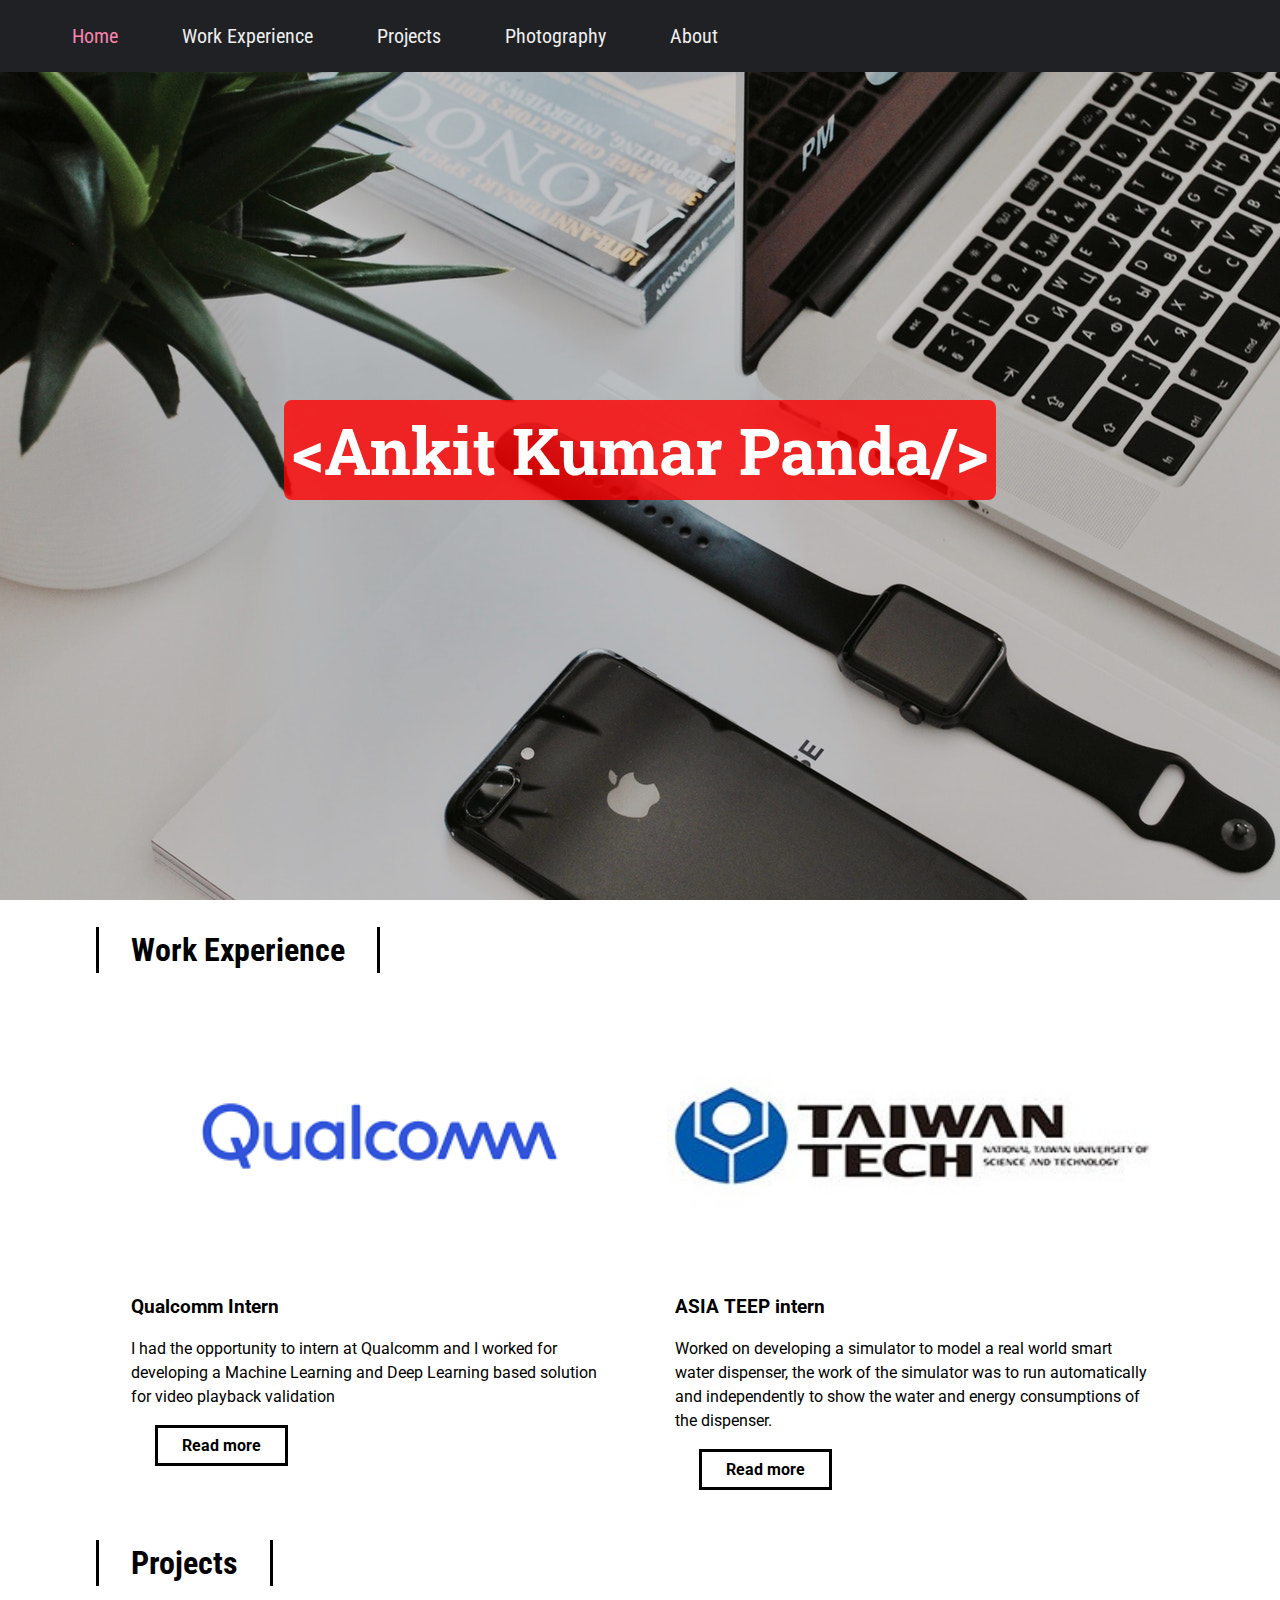
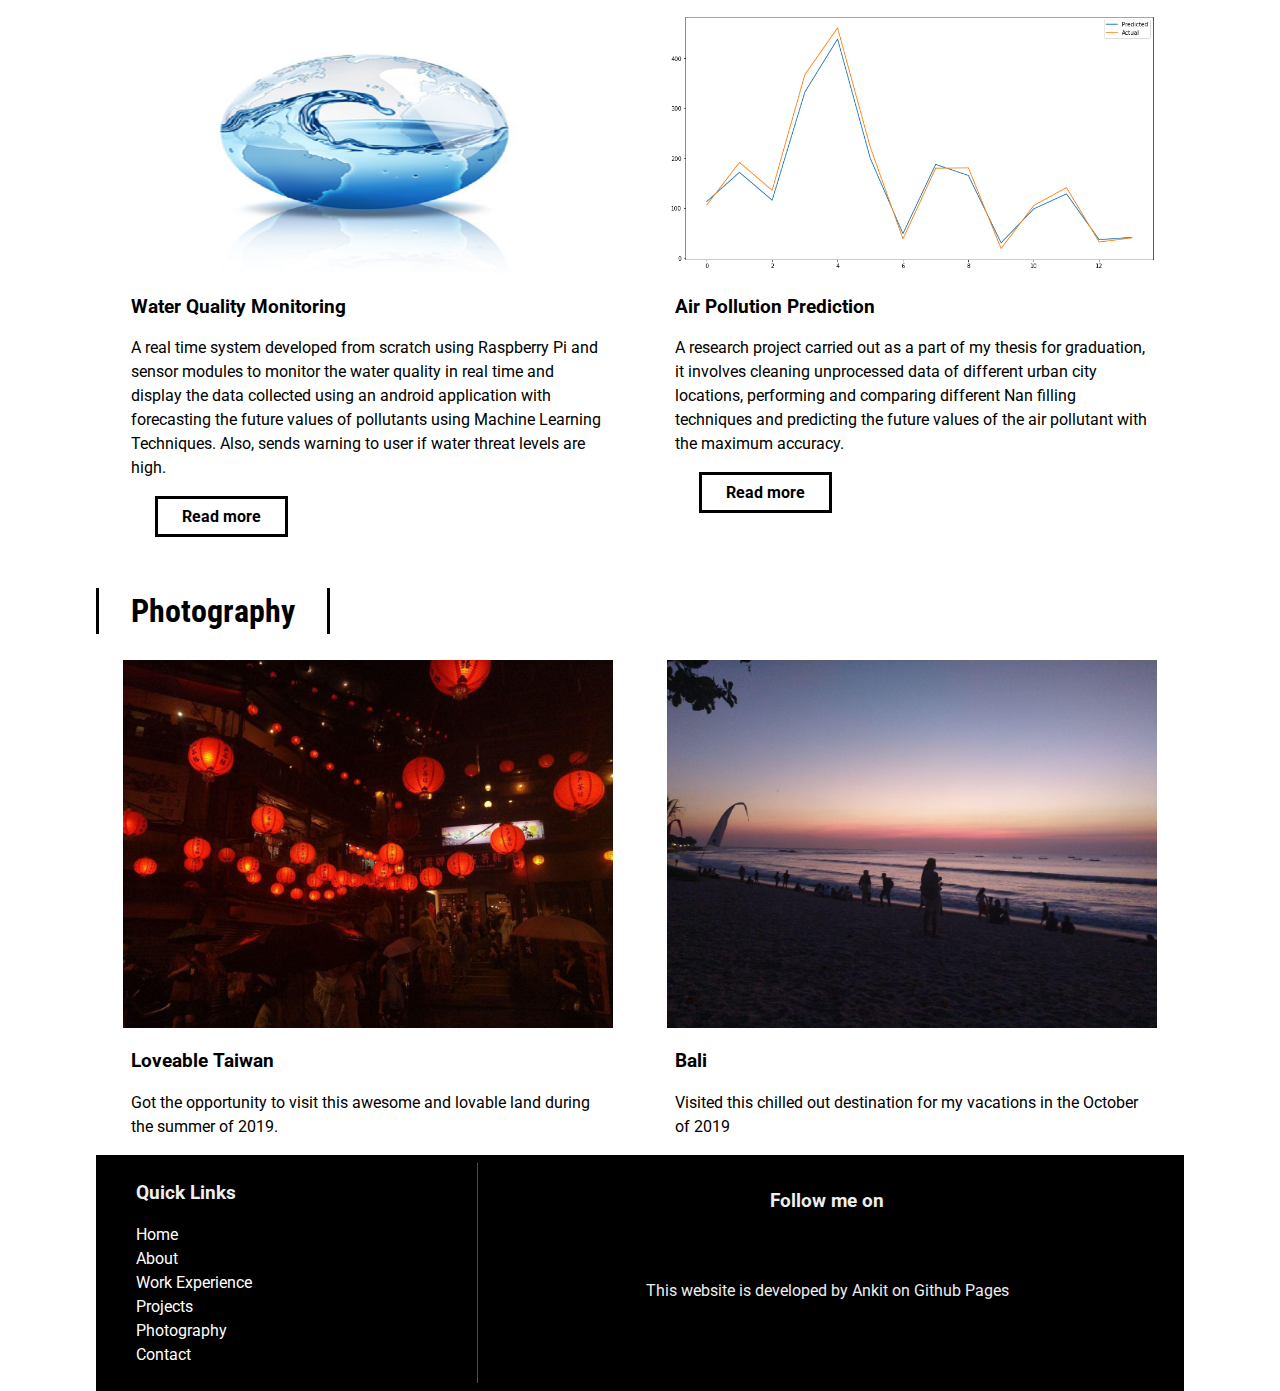
<file: index.html>
<!DOCTYPE html>
<html lang="en">

<head>
    <meta charset="UTF-8">
    <meta name="viewport" content="width=device-width, initial-scale=1.0">
    <meta http-equiv="X-UA-Compatible" content="ie=edge">
    <link rel="stylesheet" href="https://use.fontawesome.com/releases/v5.1.0/css/all.css"
        integrity="sha384-lKuwvrZot6UHsBSfcMvOkWwlCMgc0TaWr+30HWe3a4ltaBwTZhyTEggF5tJv8tbt" crossorigin="anonymous">
    <link href="https://fonts.googleapis.com/css?family=Roboto|Roboto+Condensed|Roboto+Slab" rel="stylesheet">
    <link rel="stylesheet" href="style.css">
    <title>Ankit Ku. Panda</title>
</head>

<body>
    <div id="slideout-menu">
        <ul>
            <li>
                <a href="index.html">Home</a>
            </li>
            <li>
                <a href="bloglist-work.html">Work Experience</a>
            </li>
            <li>
                <a href="bloglist-projects.html">Projects</a>
            </li>
            <li>
                <a href="bloglist-photography.html">Photography</a>
            </li>
            <li>
                <a href="about.html">About</a>
            </li>

        </ul>
    </div>

    <nav>
        <div id="menu-icon">
            <i class="fas fa-bars"></i>
        </div>
        <ul>
            <li>
                <a class="active" href="index.html">Home</a>
            </li>
            <li>
                <a href="bloglist-work.html">Work Experience</a>
            </li>
            <li>
                <a href="bloglist-projects.html">Projects</a>
            </li>
            <li>
                <a href="bloglist-photography.html">Photography</a>
            </li>

            <li>
                <a href="about.html">About</a>
            </li>
        </ul>
    </nav>


    <div id="banner">
        <h1>&lt;Ankit Kumar Panda/&gt;</h1>

    </div>

    <main>
        <a href="bloglist-work.html">
            <h2 class="section-heading">Work Experience</h2>
        </a>

        <section>
            <div class="card">
                <div class="card-image">
                    <a href="blogpost-qc.html">
                        <img src="img/1.png" alt="Card Image">
                    </a>
                </div>

                <div class="card-description">
                    <a href="blogpost-qc.html">
                        <h3>Qualcomm Intern</h3>
                    </a>
                    <p>
                        I had the opportunity to intern at Qualcomm and I worked for developing a Machine Learning
                        and Deep Learning based solution for video playback validation
                    </p>
                    <a href="blogpost-qc.html" class="btn-readmore">Read more</a>
                </div>
            </div>

            <div class="card">
                <div class="card-image">
                    <a href="blogpost-teepintern.html">
                        <img src="img/2.jpg" alt="Card Image">
                    </a>
                </div>

                <div class="card-description">
                    <a href="blogpost-teepintern.html">
                        <h3>ASIA TEEP intern</h3>
                    </a>
                    <p>
                        Worked on developing a simulator to model a real world smart water dispenser, the work of the
                        simulator was
                        to run automatically and independently to show the water and energy consumptions of the
                        dispenser.
                    </p>
                    <a href="blogpost-teepintern.html" class="btn-readmore">Read more</a>
                </div>
            </div>
        </section>

        <a href="bloglist-projects.html">
            <h2 class="section-heading">Projects</h2>
        </a>

        <section>
            <div class="card">
                <div class="card-image">
                    <a href="blogpost-waqman.html">
                        <img src="img/smart-tab.png" alt="Card Image">
                    </a>
                </div>

                <div class="card-description">
                    <a href="blogpost-waqman.html">
                        <h3>Water Quality Monitoring</h3>
                    </a>
                    <p>
                        A real time system developed from scratch using Raspberry Pi and sensor modules to monitor the
                        water quality
                        in real time and display the data collected using an android application with forecasting the
                        future values of
                        pollutants using Machine Learning Techniques. Also, sends warning to user if water threat levels
                        are high.
                    </p>
                    <a href="blogpost-waqman.html" class="btn-readmore">Read more</a>
                </div>
            </div>

            <div class="card">
                <div class="card-image">
                    <a href="blogpost-airpollution.html">
                        <img src="img/4.png" alt="Card Image">
                    </a>
                </div>

                <div class="card-description">
                    <a href="blogpost-airpollution.html">
                        <h3>Air Pollution Prediction</h3>
                    </a>
                    <p>
                        A research project carried out as a part of my thesis for graduation, it involves cleaning
                        unprocessed data of
                        different urban city locations, performing and comparing different Nan filling techniques and
                        predicting the future
                        values of the air pollutant with the maximum accuracy.
                    </p>
                    <a href="blogpost-airpollution.html" class="btn-readmore">Read more</a>
                </div>
            </div>
        </section>

        <a href="bloglist-photography.html">
            <h2 class="section-heading">Photography</h2>
        </a>

        <section>
            <div class="card">
                <div class="card-image">
                    <img src="img/taiwan-min.jpg" alt="Card Image">
                </div>

                <div class="card-description">
                    <h3>Loveable Taiwan</h3>
                    <p>
                        Got the opportunity to visit this awesome and lovable land during the summer of 2019.
                    </p>
                </div>
            </div>

            <div class="card">
                <div class="card-image">
                    <img src="img/bali.jpg" alt="Card Image">

                </div>

                <div class="card-description">
                    <h3>Bali</h3>
                    <p>
                        Visited this chilled out destination for my vacations in the October of 2019
                    </p>
                </div>
            </div>
        </section>



        <footer>
            <div id="left-footer">
                <h3>Quick Links</h3>
                <p>
                <ul>
                    <li>
                        <a href="index.html">Home</a>
                    </li>
                    <li>
                        <a href="about.html">About</a>
                    </li>
                    <li>
                        <a href="bloglist-work.html">Work Experience</a>
                    </li>
                    <li>
                        <a href="bloglist-projects.html">Projects</a>
                    </li>
                    <li>
                        <a href="bloglist-photography.html">Photography</a>
                    </li>
                    <li>
                        <a href="about.html">Contact</a>
                    </li>
                </ul>
                </p>
            </div>

            <div id="right-footer">
                <h3>Follow me on</h3>
                <div id="social-media-footer">
                    <ul>
                        <li>
                            <a href="https://www.facebook.com/ankitkumar.panda.7">
                                <i class="fab fa-facebook"></i>
                            </a>
                        </li>
                        <li>
                            <a href="https://www.linkedin.com/in/ankit-kumar-panda-3a6385146/">
                                <i class="fab fa-linkedin"></i>
                            </a>
                        </li>
                        <li>
                            <a href="https://github.com/ankitkumarpanda14">
                                <i class="fab fa-github"></i>
                            </a>
                        </li>
                    </ul>
                </div>
                <p>This website is developed by Ankit on Github Pages</p>
            </div>
        </footer>

    </main>

    <script src="main.js"></script>
</body>

</html>
</file>
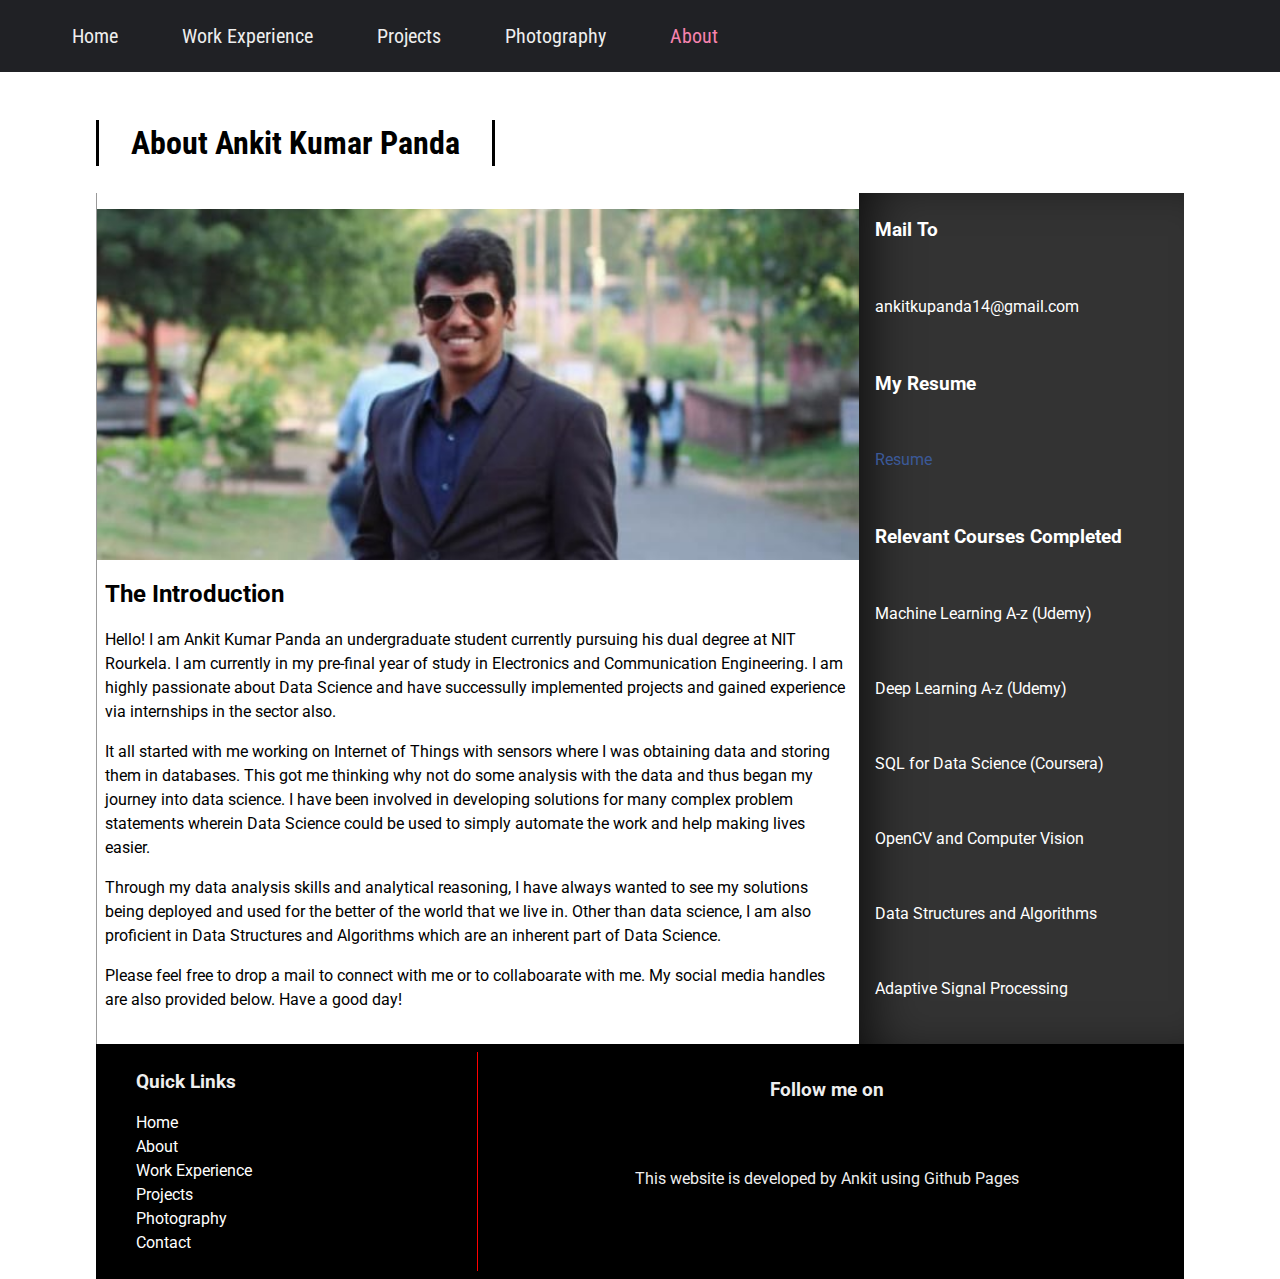
<file: about.html>
<!DOCTYPE html>
<html lang="en">

<head>
  <meta charset="UTF-8">
  <meta name="viewport" content="width=device-width, initial-scale=1.0">
  <meta http-equiv="X-UA-Compatible" content="ie=edge">
  <link rel="stylesheet" href="https://use.fontawesome.com/releases/v5.1.0/css/all.css" integrity="sha384-lKuwvrZot6UHsBSfcMvOkWwlCMgc0TaWr+30HWe3a4ltaBwTZhyTEggF5tJv8tbt"
    crossorigin="anonymous">
  <link href="https://fonts.googleapis.com/css?family=Roboto|Roboto+Condensed|Roboto+Slab" rel="stylesheet">
  <link rel="stylesheet" href="style.css">
  <title>Ankit Ku Panda</title>
</head>

<body>
    <div id="slideout-menu">
        <ul>
            <li>
                <a href="index.html">Home</a>
            </li>
            <li>
                <a href="bloglist-work.html">Work Experience</a>
            </li>
            <li>
                <a href="bloglist-projects.html">Projects</a>
            </li>
            <li>
                <a href="bloglist-photography.html">Photography</a>
            </li>
            <li>
                <a href="about.html">About</a>
            </li>
        </ul>
    
    </div>
    
    <nav>
        <div id="menu-icon">
            <i class="fas fa-bars"></i>
        </div>
        <ul>
            <li>
                <a href="index.html">Home</a>
            </li>
            <li>
                <a href="bloglist-work.html">Work Experience</a>
            </li>
            <li>
                <a href="bloglist-projects.html">Projects</a>
            </li>
            <li>
                <a   href="bloglist-photography.html">Photography</a>
            </li>

            <li>
                <a class="active" href="about.html">About</a>
            </li>
        </ul>
    </nav>


  <main>

    <h2 class="page-heading">About Ankit Kumar Panda</h2>
    <div id="post-container">
      <section id="blogpost">
        <div class="card">
          <div class="card-image">
            <img src="img/profile_pic.jpg" class = "centerimg" alt="Card Image">
          </div>
          <div class="card-description">
            <h2>The Introduction</h2>
            <p>Hello! I am Ankit Kumar Panda an undergraduate student currently pursuing his dual degree at
                <a href="nitrkl.ac.in"> NIT Rourkela</a>. I am currently in my pre-final year of study in Electronics 
                and Communication Engineering. I am highly passionate about Data Science and have successully implemented
                projects and gained experience via internships in the sector also. 
            </p>
            <p>
                It all started with me working on Internet of Things with sensors where I was obtaining data and storing them
                in databases. This got me thinking why not do some analysis with the data and thus began my journey into data 
                science. I have been involved in developing solutions for many complex problem statements wherein Data Science
                could be used to simply automate the work and help making lives easier.
            </p>
            <p>
                Through my data analysis skills and analytical reasoning, I have always wanted to see my 
                solutions being deployed and used for the better of the world that we live in. Other than data science, I am
                also proficient in Data Structures and Algorithms which are an inherent part of Data Science. 
            </p>
            
            <p>
                Please feel free to drop a mail to connect with me or to collaboarate with me. My social media handles
                are also provided below. Have a good day!
            </p>
          </div>
        </div>

      </section>

      <aside id="sidebar">
        <h3>Mail To</h3><br>
        <p>ankitkupanda14@gmail.com</p><br>
        <h3>My Resume</h3><br>
        <p style="color:white;"><a href="https://github.com/ankitkumarpanda14/AnkitKuPanda/blob/master/7936990_Ankit_Panda_15685683_202008240257_Resume(1).pdf" class="activelinked">Resume</a></p><br>
        <h3 style="color:white;">Relevant Courses Completed</h3><br>
        <p style="color:white;">Machine Learning A-z (Udemy)</p><br>
        <p style="color:white;">Deep Learning A-z (Udemy)</p><br>
        <p style="color:white;">SQL for Data Science (Coursera)</p><br>
        <p style="color:white;">OpenCV and Computer Vision</p><br>
        <p style="color:white;">Data Structures and Algorithms</p><br>
        <p style="color:white;">Adaptive Signal Processing</p><br> 
      </aside>
    </div>

    
    <footer>
        <div id="left-footer">
            <h3>Quick Links</h3>
            <p>
            <ul>
                <li>
                    <a href="index.html">Home</a>
                </li>
                <li>
                    <a href="about.html">About</a>
                </li>
                <li>
                    <a href="bloglist-work.html">Work Experience</a>
                </li>
                <li>
                    <a href="bloglist-projects.html">Projects</a>
                </li>
                <li>
                    <a href="bloglist-photography.html">Photography</a>
                </li>
                <li>
                    <a href="about.html">Contact</a>
                </li>
            </ul>
            </p>
        </div>

        <div id="right-footer">
            <h3>Follow me on</h3>
            <div id="social-media-footer">
                <ul>
                    <li>
                        <a href="https://www.facebook.com/ankitkumar.panda.7">
                            <i class="fab fa-facebook"></i>
                        </a>
                    </li>
                    <li>
                        <a href="https://www.linkedin.com/in/ankit-kumar-panda-3a6385146/">
                            <i class="fab fa-linkedin"></i>
                        </a>
                    </li>
                    <li>
                        <a href="https://github.com/ankitkumarpanda14">
                            <i class="fab fa-github"></i>
                        </a>
                    </li>
                </ul>
            </div>
            <p>This website is developed by Ankit using Github Pages</p>
        </div>
    </footer>

  </main>

  <script src="main.js"></script>
</body>

</html>
</file>
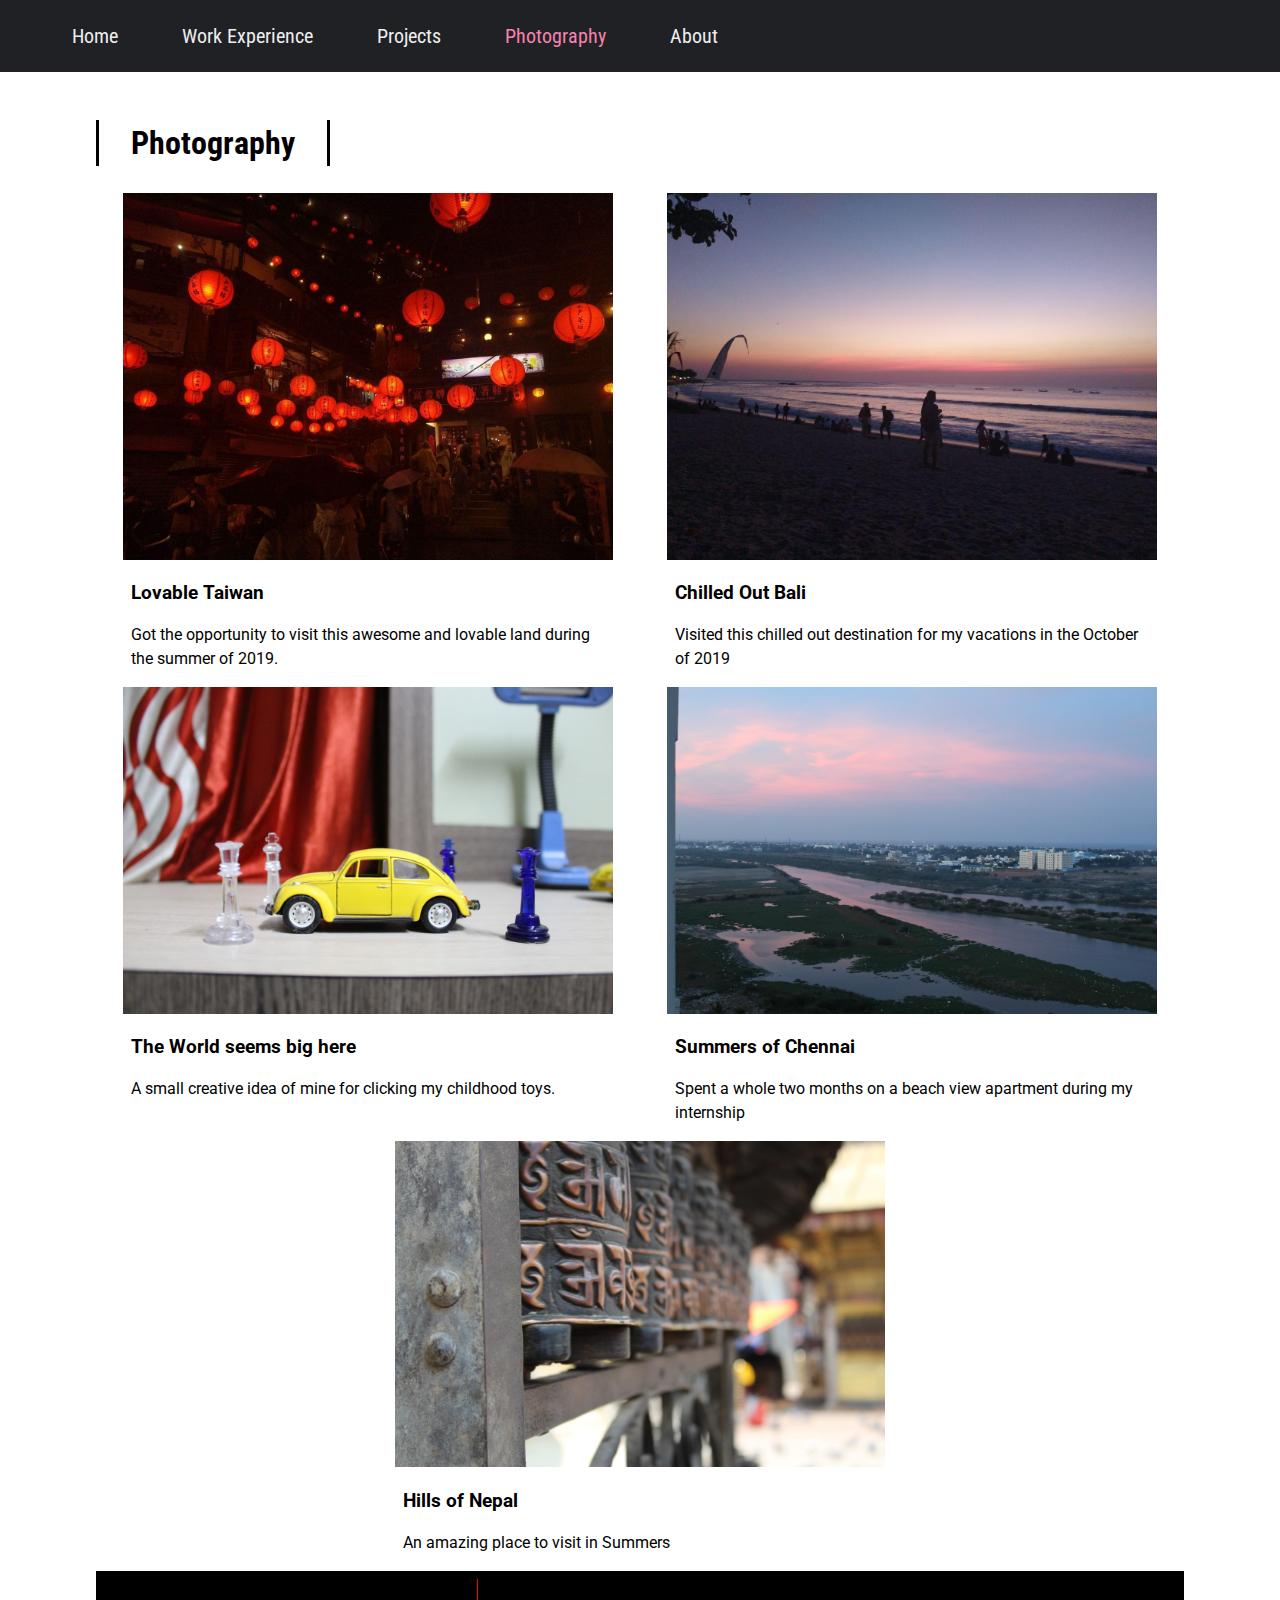
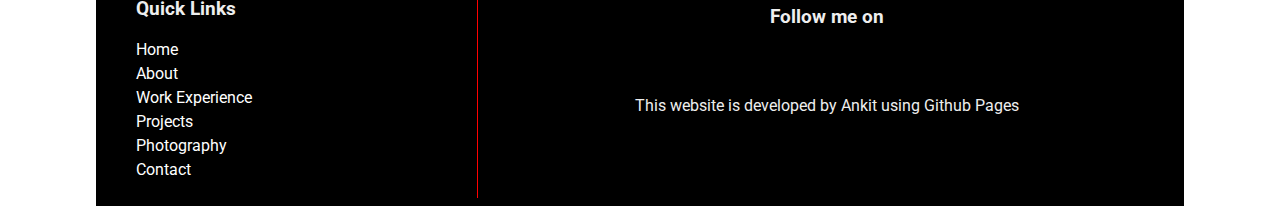
<file: bloglist-photography.html>
<!DOCTYPE html>
<html lang="en">

<head>
    <meta charset="UTF-8">
    <meta name="viewport" content="width=device-width, initial-scale=1.0">
    <meta http-equiv="X-UA-Compatible" content="ie=edge">
    <link rel="stylesheet" href="https://use.fontawesome.com/releases/v5.1.0/css/all.css"
        integrity="sha384-lKuwvrZot6UHsBSfcMvOkWwlCMgc0TaWr+30HWe3a4ltaBwTZhyTEggF5tJv8tbt" crossorigin="anonymous">
    <link href="https://fonts.googleapis.com/css?family=Roboto|Roboto+Condensed|Roboto+Slab" rel="stylesheet">
    <link rel="stylesheet" href="style.css">
    <title>Ankit Ku Panda</title>
</head>

<body>
    <div id="slideout-menu">
        <ul>
            <li>
                <a href="index.html">Home</a>
            </li>
            <li>
                <a href="bloglist-work.html">Work Experience</a>
            </li>
            <li>
                <a href="bloglist-projects.html">Projects</a>
            </li>
            <li>
                <a href="bloglist-photography.html">Photography</a>
            </li>
            <li>
                <a href="about.html">About</a>
            </li>
        </ul>
    </div>

    <nav>
        <div id="menu-icon">
            <i class="fas fa-bars"></i>
        </div>
        <ul>
            <li>
                <a href="index.html">Home</a>
            </li>
            <li>
                <a href="bloglist-work.html">Work Experience</a>
            </li>
            <li>
                <a href="bloglist-projects.html">Projects</a>
            </li>
            <li>
                <a class="active" href="bloglist-photography.html">Photography</a>
            </li>

            <li>
                <a href="about.html">About</a>
            </li>
        </ul>
    </nav>

    <main>
        <h2 class="page-heading">Photography</h2>

        <section>
            <div class="card">
                <div class="card-image">
                    <img src="img/taiwan-min.jpg" alt="Card Image">
                </div>

                <div class="card-description">
                    <h3>Lovable Taiwan</h3>
                    <p>
                        Got the opportunity to visit this awesome and lovable land during the summer of 2019.
                    </p>

                </div>
            </div>

            <div class="card">
                <div class="card-image">
                    <img src="img/bali.jpg" alt="Card Image">

                </div>

                <div class="card-description">
                    <h3>Chilled Out Bali</h3>
                    <p>
                        Visited this chilled out destination for my vacations in the October of 2019
                    </p>

                </div>
            </div>

            <div class="card">
                <div class="card-image">
                    <img src="img/miniatures-min.JPG" alt="Card Image">

                </div>

                <div class="card-description">
                    <h3>The World seems big here</h3>
                    <p>
                        A small creative idea of mine for clicking my childhood toys.
                    </p>

                </div>
            </div>

            <div class="card">
                <div class="card-image">
                    <img src="img/Chennai-min.JPG" alt="Card Image">
                </div>

                <div class="card-description">
                    <h3>Summers of Chennai</h3>
                    <p>
                        Spent a whole two months on a beach view apartment during my internship
                    </p>

                </div>
            </div>

            <div class="card">
                <div class="card-image">
                    <img src="img/Nepal-min.JPG" alt="Card Image">
                </div>

                <div class="card-description">
                    <h3>Hills of Nepal</h3>
                    <p>
                        An amazing place to visit in Summers
                    </p>

                </div>
            </div>



        </section>
        <!-- 
    <div class="pagination">
      <a href="#">Prev</a>
      <a href="#">4</a>
      <a href="#">5</a>
      <a href="#">6</a>
      <a href="#">Next</a>
    </div> -->

        <footer>
            <div id="left-footer">
                <h3>Quick Links</h3>
                <p>
                <ul>
                    <li>
                        <a href="index.html">Home</a>
                    </li>
                    <li>
                        <a href="about.html">About</a>
                    </li>
                    <li>
                        <a href="bloglist-work.html">Work Experience</a>
                    </li>
                    <li>
                        <a href="bloglist-projects.html">Projects</a>
                    </li>
                    <li>
                        <a href="bloglist-photography.html">Photography</a>
                    </li>
                    <li>
                        <a href="about.html">Contact</a>
                    </li>
                </ul>
                </p>
            </div>

            <div id="right-footer">
                <h3>Follow me on</h3>
                <div id="social-media-footer">
                    <ul>
                        <li>
                            <a href="https://www.facebook.com/ankitkumar.panda.7">
                                <i class="fab fa-facebook"></i>
                            </a>
                        </li>
                        <li>
                            <a href="https://www.linkedin.com/in/ankit-kumar-panda-3a6385146/">
                                <i class="fab fa-linkedin"></i>
                            </a>
                        </li>
                        <li>
                            <a href="https://github.com/ankitkumarpanda14">
                                <i class="fab fa-github"></i>
                            </a>
                        </li>
                    </ul>
                </div>
                <p>This website is developed by Ankit using Github Pages</p>
            </div>
        </footer>

    </main>

    <script src="main.js"></script>
</body>

</html>
</file>
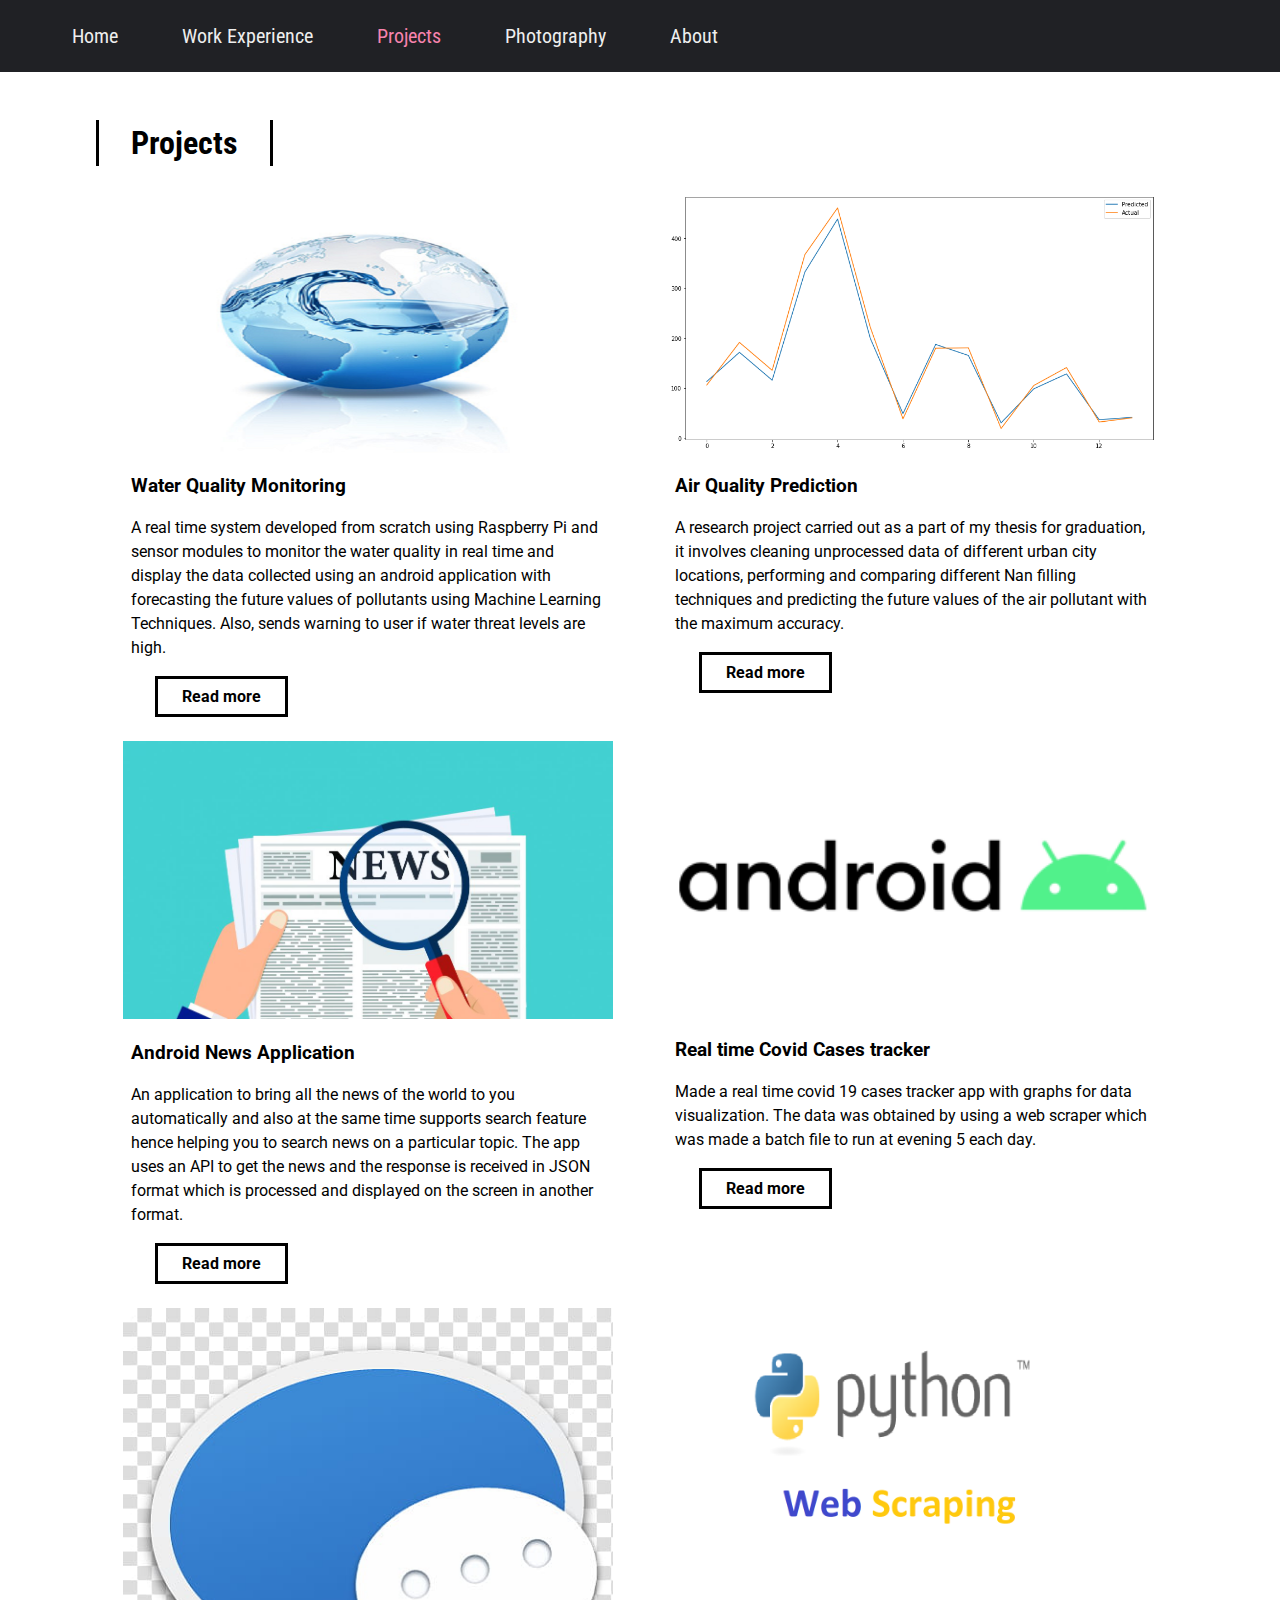
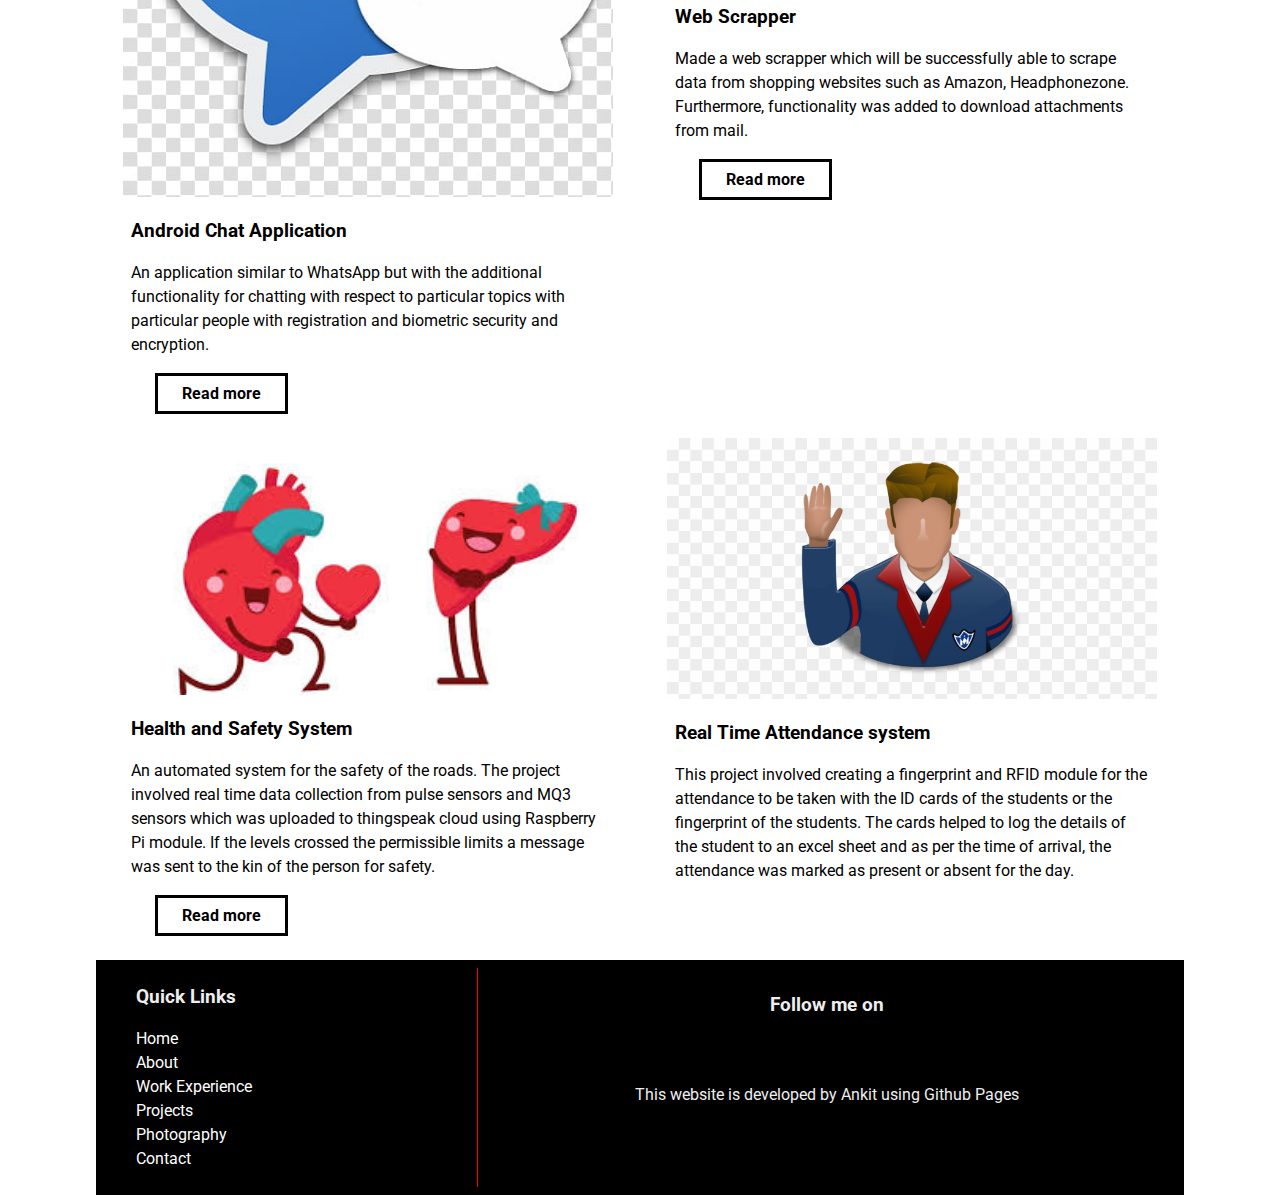
<file: bloglist-projects.html>
<!DOCTYPE html>
<html lang="en">

<head>
    <meta charset="UTF-8">
    <meta name="viewport" content="width=device-width, initial-scale=1.0">
    <meta http-equiv="X-UA-Compatible" content="ie=edge">
    <link rel="stylesheet" href="https://use.fontawesome.com/releases/v5.1.0/css/all.css"
        integrity="sha384-lKuwvrZot6UHsBSfcMvOkWwlCMgc0TaWr+30HWe3a4ltaBwTZhyTEggF5tJv8tbt" crossorigin="anonymous">
    <link href="https://fonts.googleapis.com/css?family=Roboto|Roboto+Condensed|Roboto+Slab" rel="stylesheet">
    <link rel="stylesheet" href="style.css">
    <title>Ankit Ku Panda</title>
</head>

<body>
    <div id="slideout-menu">
        <ul>
            <li>
                <a href="index.html">Home</a>
            </li>
            <li>
                <a href="bloglist-work.html">Work Experience</a>
            </li>
            <li>
                <a href="bloglist-projects.html">Projects</a>
            </li>
            <li>
                <a href="bloglist-photography.html">Photography</a>
            </li>
            <li>
                <a href="about.html">About</a>
            </li>
        </ul>
    </div>

    <nav>
        <div id="menu-icon">
            <i class="fas fa-bars"></i>
        </div>
        <ul>
            <li>
                <a href="index.html">Home</a>
            </li>
            <li>
                <a href="bloglist-work.html">Work Experience</a>
            </li>
            <li>
                <a class="active" href="bloglist-projects.html">Projects</a>
            </li>
            <li>
                <a href="bloglist-photography.html">Photography</a>
            </li>

            <li>
                <a href="about.html">About</a>
            </li>
        </ul>
    </nav>

    <main>
        <h2 class="page-heading">Projects</h2>

        <section>
            <div class="card">
                <div class="card-image">
                    <a href="blogpost-waqman.html">
                        <img src="img/smart-tab.png" alt="Card Image">
                    </a>
                </div>

                <div class="card-description">
                    <a href="blogpost-waqman.html">
                        <h3>Water Quality Monitoring</h3>
                    </a>
                    <p>
                        A real time system developed from scratch using Raspberry Pi and sensor modules to monitor the
                        water quality
                        in real time and display the data collected using an android application with forecasting the
                        future values of
                        pollutants using Machine Learning Techniques. Also, sends warning to user if water threat levels
                        are high.
                    </p>
                    <a href="blogpost-waqman.html" class="btn-readmore">Read more</a>
                </div>
            </div>

            <div class="card">
                <div class="card-image">
                    <a href="blogpost-airpollution.html">
                        <img src="img/4.png" alt="Card Image">
                    </a>
                </div>

                <div class="card-description">
                    <a href="blogpost-airpollution.html">
                        <h3>Air Quality Prediction</h3>
                    </a>
                    <p>
                        A research project carried out as a part of my thesis for graduation, it involves cleaning
                        unprocessed data of
                        different urban city locations, performing and comparing different Nan filling techniques and
                        predicting the future
                        values of the air pollutant with the maximum accuracy.
                    </p>
                    <a href="blogpost-airpollution.html" class="btn-readmore">Read more</a>
                </div>
            </div>

            <div class="card">
                <div class="card-image">
                    <a href="https://github.com/ankitkumarpanda14/ENews-Android-App">
                        <img src="img/enews_cover.jpg" alt="Card Image">
                    </a>
                </div>

                <div class="card-description">
                    <a href="https://github.com/ankitkumarpanda14/ENews-Android-App">
                        <h3>Android News Application</h3>
                    </a>
                    <p>
                        An application to bring all the news of the world to you automatically and also at the same
                        time supports search feature hence helping you to search news on a particular topic. The app 
                        uses an API to get the news and the response is received in JSON format which is processed and
                        displayed on the screen in another format.
                    </p>
                    <a href="https://github.com/ankitkumarpanda14/ENews-Android-App" class="btn-readmore">Read more</a>
                </div>
            </div>


            <div class="card">
                <div class="card-image">
                    <a href="blogpost-covidtracker.html">
                        <img src="img/android.png" alt="Card Image">
                    </a>
                </div>

                <div class="card-description">
                    <a href="blogpost-covidtracker.html">
                        <h3>Real time Covid Cases tracker</h3>
                    </a>
                    <p>
                        Made a real time covid 19 cases tracker app with graphs for data visualization. The data was
                        obtained by using a
                        web scraper which was made a batch file to run at evening 5 each day.
                    </p>
                    <a href="blogpost-covidtracker.html" class="btn-readmore">Read more</a>
                </div>
            </div>

            <div class="card">
                <div class="card-image">
                    <a href="https://github.com/ankitkumarpanda14/Chat-Application">
                        <img src="img/chatapp.jpg" alt="Card Image">
                    </a>
                </div>

                <div class="card-description">
                    <a href="https://github.com/ankitkumarpanda14/Chat-Application">
                        <h3>Android Chat Application</h3>
                    </a>
                    <p>
                        An application similar to WhatsApp but with the additional functionality for chatting with
                        respect to particular
                        topics with particular people with registration and biometric security and encryption.
                    </p>
                    <a href="https://github.com/ankitkumarpanda14/Chat-Application" class="btn-readmore">Read more</a>
                </div>
            </div>

            <div class="card">
                <div class="card-image">
                    <a href="blogpost-webscrapper.html">
                        <img src="img/pythonscrapper.png" alt="Card Image">
                    </a>
                </div>

                <div class="card-description">
                    <a href="blogpost-webscrapper.html">
                        <h3>Web Scrapper</h3>
                    </a>
                    <p>
                        Made a web scrapper which will be successfully able to scrape data from shopping websites such
                        as Amazon, Headphonezone.
                        Furthermore, functionality was added to download attachments from mail.
                    </p>
                    <a href="blogpost-webscrapper.html" class="btn-readmore">Read more</a>
                </div>
            </div>


            <div class="card">
                <div class="card-image">
                    <a href="https://github.com/ankitkumarpanda14/IoT-for-heart-rate-and-alcohol">
                        <img src="img/health.jfif" alt="Card Image">
                    </a>
                </div>

                <div class="card-description">
                    <a href="https://github.com/ankitkumarpanda14/IoT-for-heart-rate-and-alcohol">
                        <h3>Health and Safety System</h3>
                    </a>
                    <p>
                        An automated system for the safety of the roads. The project involved real time data collection
                        from pulse sensors and MQ3 sensors which was uploaded to thingspeak cloud using Raspberry Pi
                        module. If the levels
                        crossed the permissible limits a message was sent to the kin of the person for safety.
                    </p>
                    <a href="https://github.com/ankitkumarpanda14/IoT-for-heart-rate-and-alcohol"
                        class="btn-readmore">Read more</a>
                </div>
            </div>


            <div class="card">
                <div class="card-image">
                    <img src="img/Attendance.jfif" alt="Card Image">
                </div>

                <div class="card-description">
                    <h3>Real Time Attendance system</h3>

                    <p>
                        This project involved creating a fingerprint and RFID module for the attendance to be taken with
                        the ID cards of the students
                        or the fingerprint of the students. The cards helped to log the details of the student to an
                        excel sheet and as per the time of
                        arrival, the attendance was marked as present or absent for the day.
                    </p>
                </div>
            </div>


        </section>
        <!-- 
    <div class="pagination">
      <a href="#">Prev</a>
      <a href="#">4</a>
      <a href="#">5</a>
      <a href="#">6</a>
      <a href="#">Next</a>
    </div> -->

        <footer>
            <div id="left-footer">
                <h3>Quick Links</h3>
                <p>
                <ul>
                    <li>
                        <a href="index.html">Home</a>
                    </li>
                    <li>
                        <a href="about.html">About</a>
                    </li>
                    <li>
                        <a href="bloglist-work.html">Work Experience</a>
                    </li>
                    <li>
                        <a href="bloglist-projects.html">Projects</a>
                    </li>
                    <li>
                        <a href="bloglist-photography.html">Photography</a>
                    </li>
                    <li>
                        <a href="about.html">Contact</a>
                    </li>
                </ul>
                </p>
            </div>

            <div id="right-footer">
                <h3>Follow me on</h3>
                <div id="social-media-footer">
                    <ul>
                        <li>
                            <a href="https://www.facebook.com/ankitkumar.panda.7">
                                <i class="fab fa-facebook"></i>
                            </a>
                        </li>
                        <li>
                            <a href="https://www.linkedin.com/in/ankit-kumar-panda-3a6385146/">
                                <i class="fab fa-linkedin"></i>
                            </a>
                        </li>
                        <li>
                            <a href="https://github.com/ankitkumarpanda14">
                                <i class="fab fa-github"></i>
                            </a>
                        </li>
                    </ul>
                </div>
                <p>This website is developed by Ankit using Github Pages</p>
            </div>
        </footer>

    </main>

    <script src="main.js"></script>
</body>

</html>
</file>
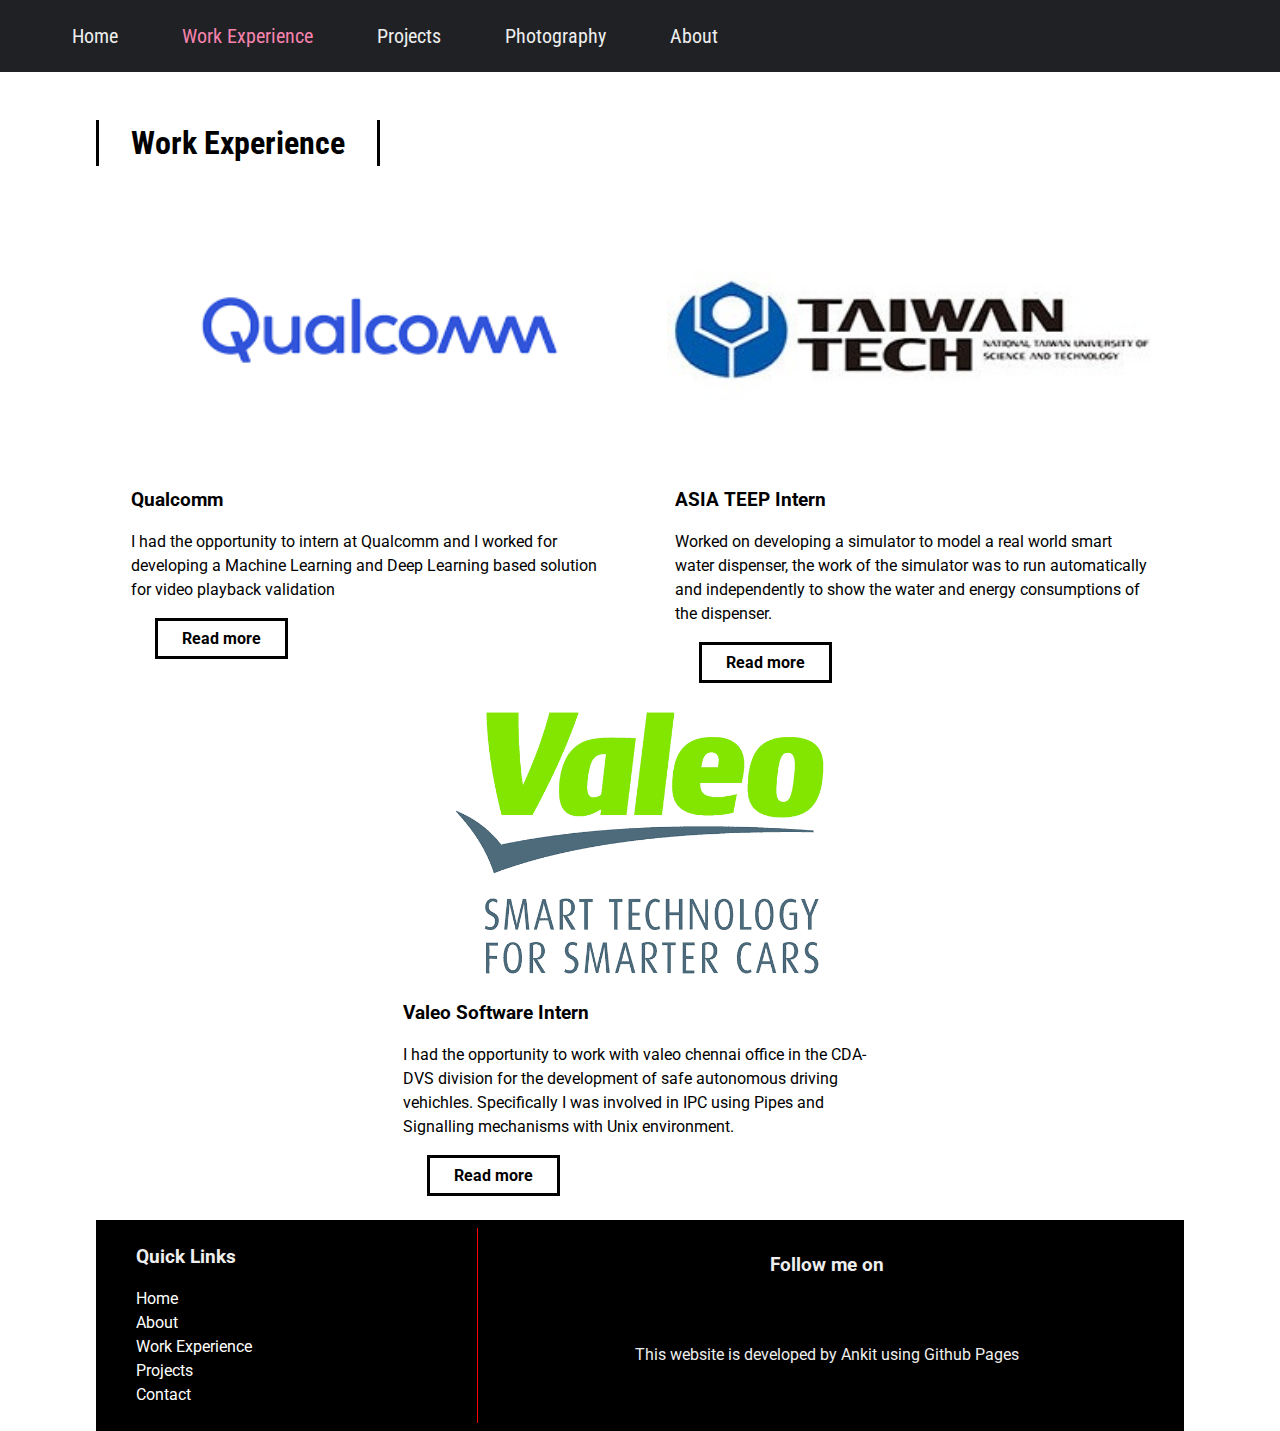
<file: bloglist-work.html>
<!DOCTYPE html>
<html lang="en">

<head>
  <meta charset="UTF-8">
  <meta name="viewport" content="width=device-width, initial-scale=1.0">
  <meta http-equiv="X-UA-Compatible" content="ie=edge">
  <link rel="stylesheet" href="https://use.fontawesome.com/releases/v5.1.0/css/all.css"
    integrity="sha384-lKuwvrZot6UHsBSfcMvOkWwlCMgc0TaWr+30HWe3a4ltaBwTZhyTEggF5tJv8tbt" crossorigin="anonymous">
  <link href="https://fonts.googleapis.com/css?family=Roboto|Roboto+Condensed|Roboto+Slab" rel="stylesheet">
  <link rel="stylesheet" href="style.css">
  <title>Ankit Ku Panda</title>
</head>

<body>
  <div id="slideout-menu">
    <ul>
      <li>
        <a href="index.html">Home</a>
      </li>
      <li>
        <a href="bloglist-work.html">Work Experience</a>
      </li>
      <li>
        <a href="bloglist-projects.html">Projects</a>
      </li>
      <li>
        <a href="bloglist-photography.html">Photography</a>
      </li>
      <li>
        <a href="about.html">About</a>
      </li>
    </ul>
  </div>

  <nav>
    <div id="menu-icon">
        <i class="fas fa-bars"></i>
    </div>
    <ul>
        <li>
            <a  href="index.html">Home</a>
        </li>
        <li>
            <a class="active"  href="bloglist-work.html">Work Experience</a>
        </li>
        <li>
            <a href="bloglist-projects.html">Projects</a>
        </li>
        <li>
            <a href="bloglist-photography.html">Photography</a>
        </li>
        <li>
            <a href="about.html">About</a>
        </li>
    </ul>
</nav>

  <main>
    <h2 class="page-heading">Work Experience</h2>

    <section>
      <div class="card">
        <div class="card-image">
          <a href="blogpost-qc.html">
            <img src="img/1.png" alt="Card Image">
          </a>
        </div>

        <div class="card-description">
          <a href="blogpost-qc.html">
            <h3>Qualcomm</h3>
          </a>
          <p>
            I had the opportunity to intern at Qualcomm and I worked for developing a Machine Learning 
            and Deep Learning based solution for video playback validation
          </p>
          <a href="blogpost-qc.html" class="btn-readmore">Read more</a>
        </div>
      </div>

      <div class="card">
        <div class="card-image">
          <a href="blogpost-teepintern.html">
            <img src="img/2.jpg" alt="Card Image">
          </a>
        </div>

        <div class="card-description">
          <a href="blogpost-teepintern.html">
            <h3>ASIA TEEP Intern</h3>
          </a>
          <p>
            Worked on developing a simulator to model a real world smart water dispenser, the work of the simulator was 
            to run automatically and independently to show the water and energy consumptions of the dispenser. 
          </p>
          <a href="blogpost-teepintern.html" class="btn-readmore">Read more</a>
        </div>
      </div>

      <div class="card">
        <div class="card-image">
          <a href="blogpost-valeo.html">
            <img src="img/valeo-logo.png" alt="Card Image">
          </a>
        </div>

        <div class="card-description">
          <a href="blogpost-valeo.html">
            <h3>Valeo Software Intern</h3>
          </a>
          <p>
            I had the opportunity to work with valeo chennai office in the CDA-DVS division for the development of safe autonomous 
            driving vehichles. Specifically I was involved in IPC using Pipes and Signalling mechanisms with Unix environment. 
          </p>
          <a href="blogpost-valeo.html" class="btn-readmore">Read more</a>
        </div>
      </div>

     
    </section>
<!-- 
    <div class="pagination">
      <a href="#">Prev</a>
      <a href="#">4</a>
      <a href="#">5</a>
      <a href="#">6</a>
      <a href="#">Next</a>
    </div> -->

    <footer>
      <div id="left-footer">
        <h3>Quick Links</h3>
        <p>
        <ul>
          <li>
            <a href="index.html">Home</a>
          </li>
          <li>
            <a href="about.html">About</a>
          </li>
          <li>
            <a href="bloglist-work.html">Work Experience</a>
          </li>
          <li>
            <a href="bloglist-projects.html">Projects</a>
          </li>
          <li>
            <a href="about.html">Contact</a>
          </li>
        </ul>
        </p>
      </div>

      <div id="right-footer">
        <h3>Follow me on</h3>
        <div id="social-media-footer">
          <ul>
            <li>
              <a href="https://www.facebook.com/ankitkumar.panda.7">
                <i class="fab fa-facebook"></i>
              </a>
            </li>
            <li>
              <a href="https://www.linkedin.com/in/ankit-kumar-panda-3a6385146/">
                <i class="fab fa-linkedin"></i>
              </a>
            </li>
            <li>
              <a href="https://github.com/ankitkumarpanda14">
                <i class="fab fa-github"></i>
              </a>
            </li>
          </ul>
        </div>
        <p>This website is developed by Ankit using Github Pages</p>
      </div>
    </footer>

  </main>

  <script src="main.js"></script>
</body>

</html>
</file>
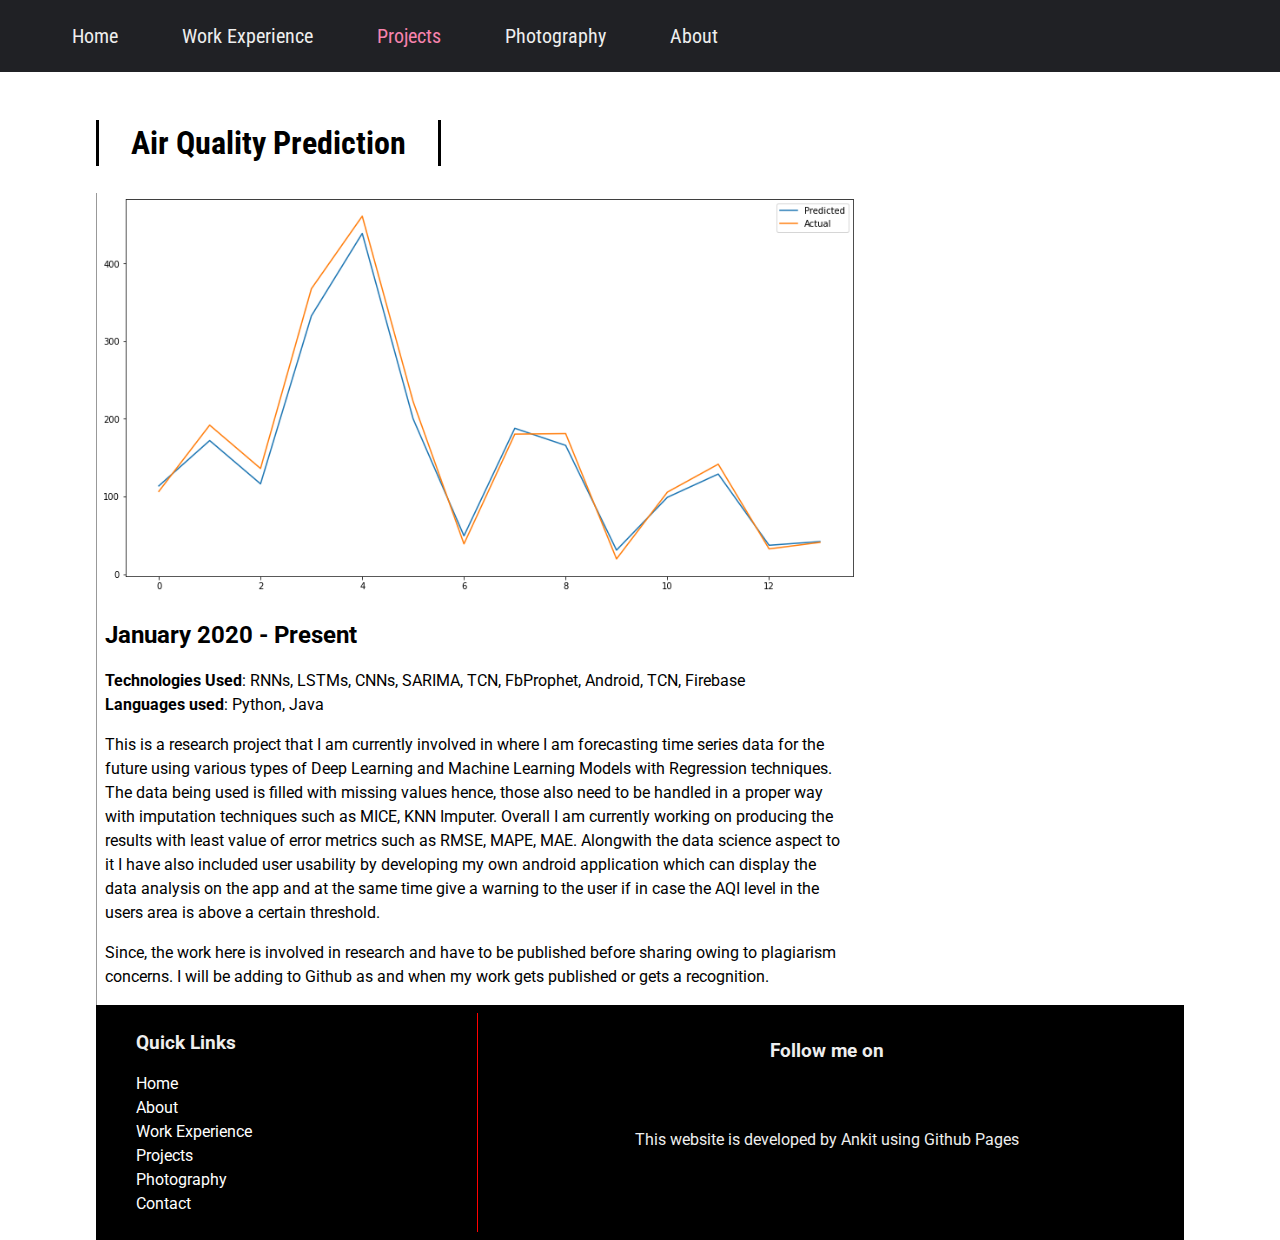
<file: blogpost-airpollution.html>
<!DOCTYPE html>
<html lang="en">

<head>
  <meta charset="UTF-8">
  <meta name="viewport" content="width=device-width, initial-scale=1.0">
  <meta http-equiv="X-UA-Compatible" content="ie=edge">
  <link rel="stylesheet" href="https://use.fontawesome.com/releases/v5.1.0/css/all.css" integrity="sha384-lKuwvrZot6UHsBSfcMvOkWwlCMgc0TaWr+30HWe3a4ltaBwTZhyTEggF5tJv8tbt"
    crossorigin="anonymous">
  <link href="https://fonts.googleapis.com/css?family=Roboto|Roboto+Condensed|Roboto+Slab" rel="stylesheet">
  <link rel="stylesheet" href="style.css">
  <title>Ankit Ku Panda</title>
</head>

<body>
    <div id="slideout-menu" class="sidenav">
        <ul>
            <li>
                <a href="index.html">Home</a>
            </li>
            <li>
                <a href="bloglist-work.html">Work Experience</a>
            </li>
            <li>
                <a href="bloglist-projects.html">Projects</a>
            </li>
            <li>
                <a href="bloglist-photography.html">Photography</a>
            </li>
            <li>
                <a href="about.html">About</a>
            </li>
        </ul>
    </div>
    <nav>
        <div id="menu-icon">
            <i class="fas fa-bars"></i>
        </div>
        <ul>
            <li>
                <a href="index.html">Home</a>
            </li>
            <li>
                <a  href="bloglist-work.html">Work Experience</a>
            </li>
            <li>
                <a class="active" href="bloglist-projects.html">Projects</a>
            </li>
            <li>
                <a href="bloglist-photography.html">Photography</a>
            </li>

            <li>
                <a href="about.html">About</a>
            </li>
        </ul>
    </nav>


  <main>

    <h2 class="page-heading">Air Quality Prediction</h2>
    <div id="post-container">
      <section id="blogpost">
        <div class="card">
          <div class="card-image">
            <img src="img/4.png" alt="Card Image">
          </div>
          <div class="card-description">
            <h2>January 2020 - Present</h2>
            <p><b>Technologies Used</b>: RNNs, LSTMs, CNNs, SARIMA, TCN, FbProphet, Android, TCN, Firebase <br>
            <b>Languages used</b>: Python, Java <br></p>
            
            <p>
                This is a research project that I am currently involved in where I am forecasting time series data for the future 
                using various types of Deep Learning and Machine Learning Models with Regression techniques. The data being used 
                is filled with missing values hence, those also need to be handled in a proper way with imputation techniques such as
                MICE, KNN Imputer. Overall I am currently working on producing the results with least value of error metrics such as RMSE, 
                MAPE, MAE. Alongwith the data science aspect to it I have also included user usability by developing my own android
                application which can display the data analysis on the app and at the same time give a warning to the user if in case the
                AQI level in the users area is above a certain threshold. 
            </p>
            <p>
                Since, the work here is involved in research and have to be published before sharing owing to plagiarism concerns. I will be 
                adding to Github as and when my work gets published or gets a recognition. 
            </p>
            
          </div>
        </div>
    </div>

    <footer>
        <div id="left-footer">
            <h3>Quick Links</h3>
            <p>
            <ul>
                <li>
                    <a href="index.html">Home</a>
                </li>
                <li>
                    <a href="about.html">About</a>
                </li>
                <li>
                    <a href="bloglist-work.html">Work Experience</a>
                </li>
                <li>
                    <a href="bloglist-projects.html">Projects</a>
                </li>
                <li>
                    <a href="bloglist-photography.html">Photography</a>
                </li>
                <li>
                    <a href="about.html">Contact</a>
                </li>
            </ul>
            </p>
        </div>

        <div id="right-footer">
            <h3>Follow me on</h3>
            <div id="social-media-footer">
                <ul>
                    <li>
                        <a href="https://www.facebook.com/ankitkumar.panda.7">
                            <i class="fab fa-facebook"></i>
                        </a>
                    </li>
                    <li>
                        <a href="https://www.linkedin.com/in/ankit-kumar-panda-3a6385146/">
                            <i class="fab fa-linkedin"></i>
                        </a>
                    </li>
                    <li>
                        <a href="https://github.com/ankitkumarpanda14">
                            <i class="fab fa-github"></i>
                        </a>
                    </li>
                </ul>
            </div>
            <p>This website is developed by Ankit using Github Pages</p>
        </div>
    </footer>

  </main>

  <script src="main.js"></script>
</body>

</html>
</file>
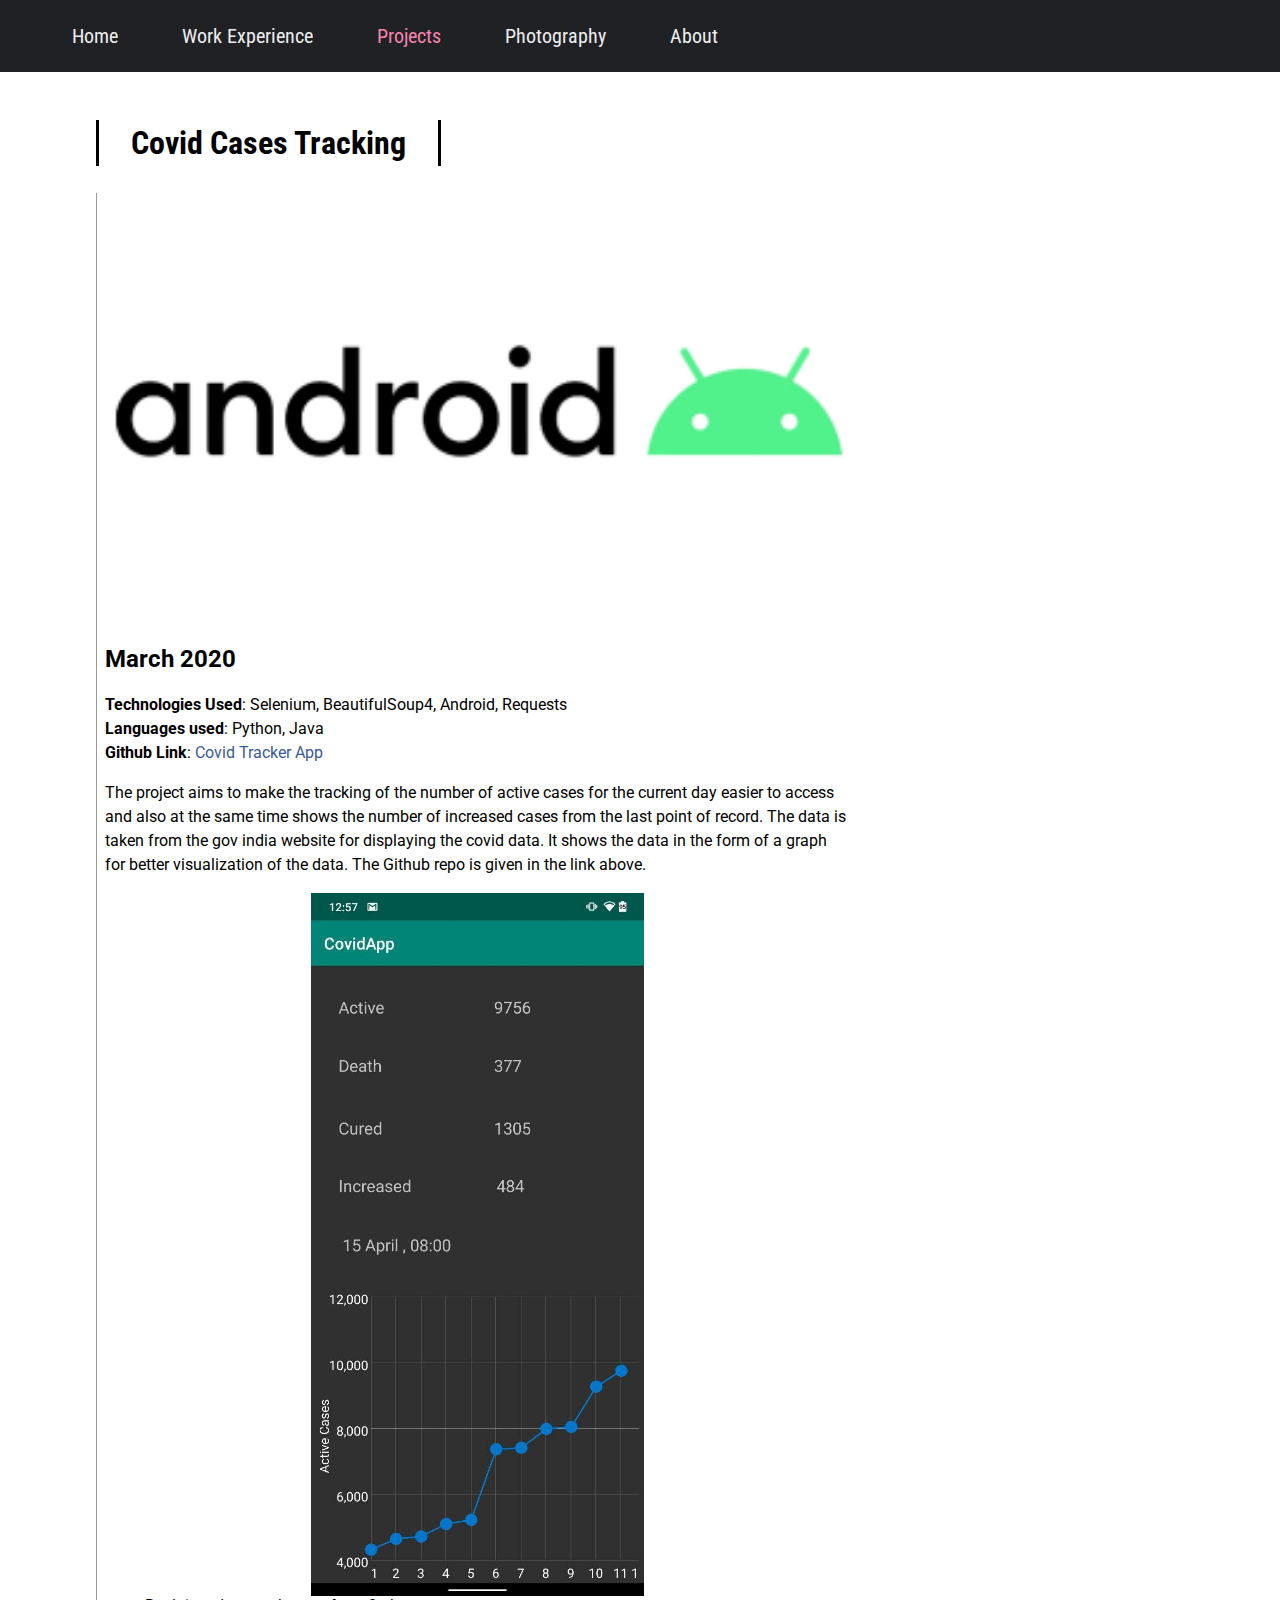
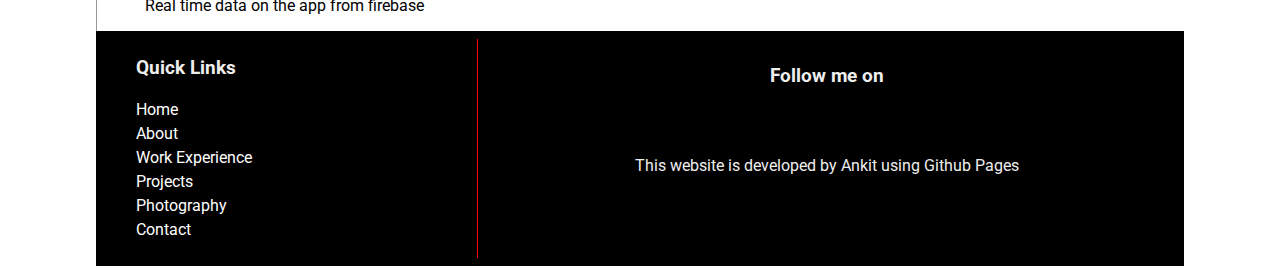
<file: blogpost-covidtracker.html>
<!DOCTYPE html>
<html lang="en">

<head>
  <meta charset="UTF-8">
  <meta name="viewport" content="width=device-width, initial-scale=1.0">
  <meta http-equiv="X-UA-Compatible" content="ie=edge">
  <link rel="stylesheet" href="https://use.fontawesome.com/releases/v5.1.0/css/all.css" integrity="sha384-lKuwvrZot6UHsBSfcMvOkWwlCMgc0TaWr+30HWe3a4ltaBwTZhyTEggF5tJv8tbt"
    crossorigin="anonymous">
  <link href="https://fonts.googleapis.com/css?family=Roboto|Roboto+Condensed|Roboto+Slab" rel="stylesheet">
  <link rel="stylesheet" href="style.css">
  <title>Ankit Ku Panda</title>
</head>

<body>
    <div id="slideout-menu" class="sidenav">
        <ul>
            <li>
                <a href="index.html">Home</a>
            </li>
            <li>
                <a href="bloglist-work.html">Work Experience</a>
            </li>
            <li>
                <a href="bloglist-projects.html">Projects</a>
            </li>
            <li>
                <a href="bloglist-photography.html">Photography</a>
            </li>
            <li>
                <a href="about.html">About</a>
            </li>
        </ul>
    </div>
    <nav>
        <div id="menu-icon">
            <i class="fas fa-bars"></i>
        </div>
        <ul>
            <li>
                <a href="index.html">Home</a>
            </li>
            <li>
                <a  href="bloglist-work.html">Work Experience</a>
            </li>
            <li>
                <a class="active" href="bloglist-projects.html">Projects</a>
            </li>
            <li>
                <a href="bloglist-photography.html">Photography</a>
            </li>

            <li>
                <a href="about.html">About</a>
            </li>
        </ul>
    </nav>


  <main>

    <h2 class="page-heading">Covid Cases Tracking</h2>
    <div id="post-container">
      <section id="blogpost">
        <div class="card">
          <div class="card-image">
            <img src="img/android.png" alt="Card Image">
          </div>
          <div class="card-description">
            <h2>March 2020</h2>
            <p><b>Technologies Used</b>:  Selenium, BeautifulSoup4, Android, Requests <br>
            <b>Languages used</b>: Python, Java <br>
            <b>Github Link</b>: <a class="activelinked" href="https://github.com/ankitkumarpanda14/Covid-Cases-Tracker">Covid Tracker App</a> <br></p>
            
            <p>
                The project aims to make the tracking of the number of active cases for the current day easier to access and also at the 
                same time shows the number of increased cases from the last point of record. The data is taken from the gov india website for 
                displaying the covid data. It shows the data in the form of a graph for better visualization of the data. The Github repo is 
                given in the link above. 
            </p>
            <p>
                <figure>
                    <img class="centerimg" src="img/covidtracker.jpg">
                    <figcaption class="center">Real time data on the app from firebase</figcaption>
                </figure>
                
            </p>
            
          </div>
        </div>
    </div>

    <footer>
        <div id="left-footer">
            <h3>Quick Links</h3>
            <p>
            <ul>
                <li>
                    <a href="index.html">Home</a>
                </li>
                <li>
                    <a href="about.html">About</a>
                </li>
                <li>
                    <a href="bloglist-work.html">Work Experience</a>
                </li>
                <li>
                    <a href="bloglist-projects.html">Projects</a>
                </li>
                <li>
                    <a href="bloglist-photography.html">Photography</a>
                </li>
                <li>
                    <a href="about.html">Contact</a>
                </li>
            </ul>
            </p>
        </div>

        <div id="right-footer">
            <h3>Follow me on</h3>
            <div id="social-media-footer">
                <ul>
                    <li>
                        <a href="https://www.facebook.com/ankitkumar.panda.7">
                            <i class="fab fa-facebook"></i>
                        </a>
                    </li>
                    <li>
                        <a href="https://www.linkedin.com/in/ankit-kumar-panda-3a6385146/">
                            <i class="fab fa-linkedin"></i>
                        </a>
                    </li>
                    <li>
                        <a href="https://github.com/ankitkumarpanda14">
                            <i class="fab fa-github"></i>
                        </a>
                    </li>
                </ul>
            </div>
            <p>This website is developed by Ankit using Github Pages</p>
        </div>
    </footer>

  </main>

  <script src="main.js"></script>
</body>

</html>
</file>
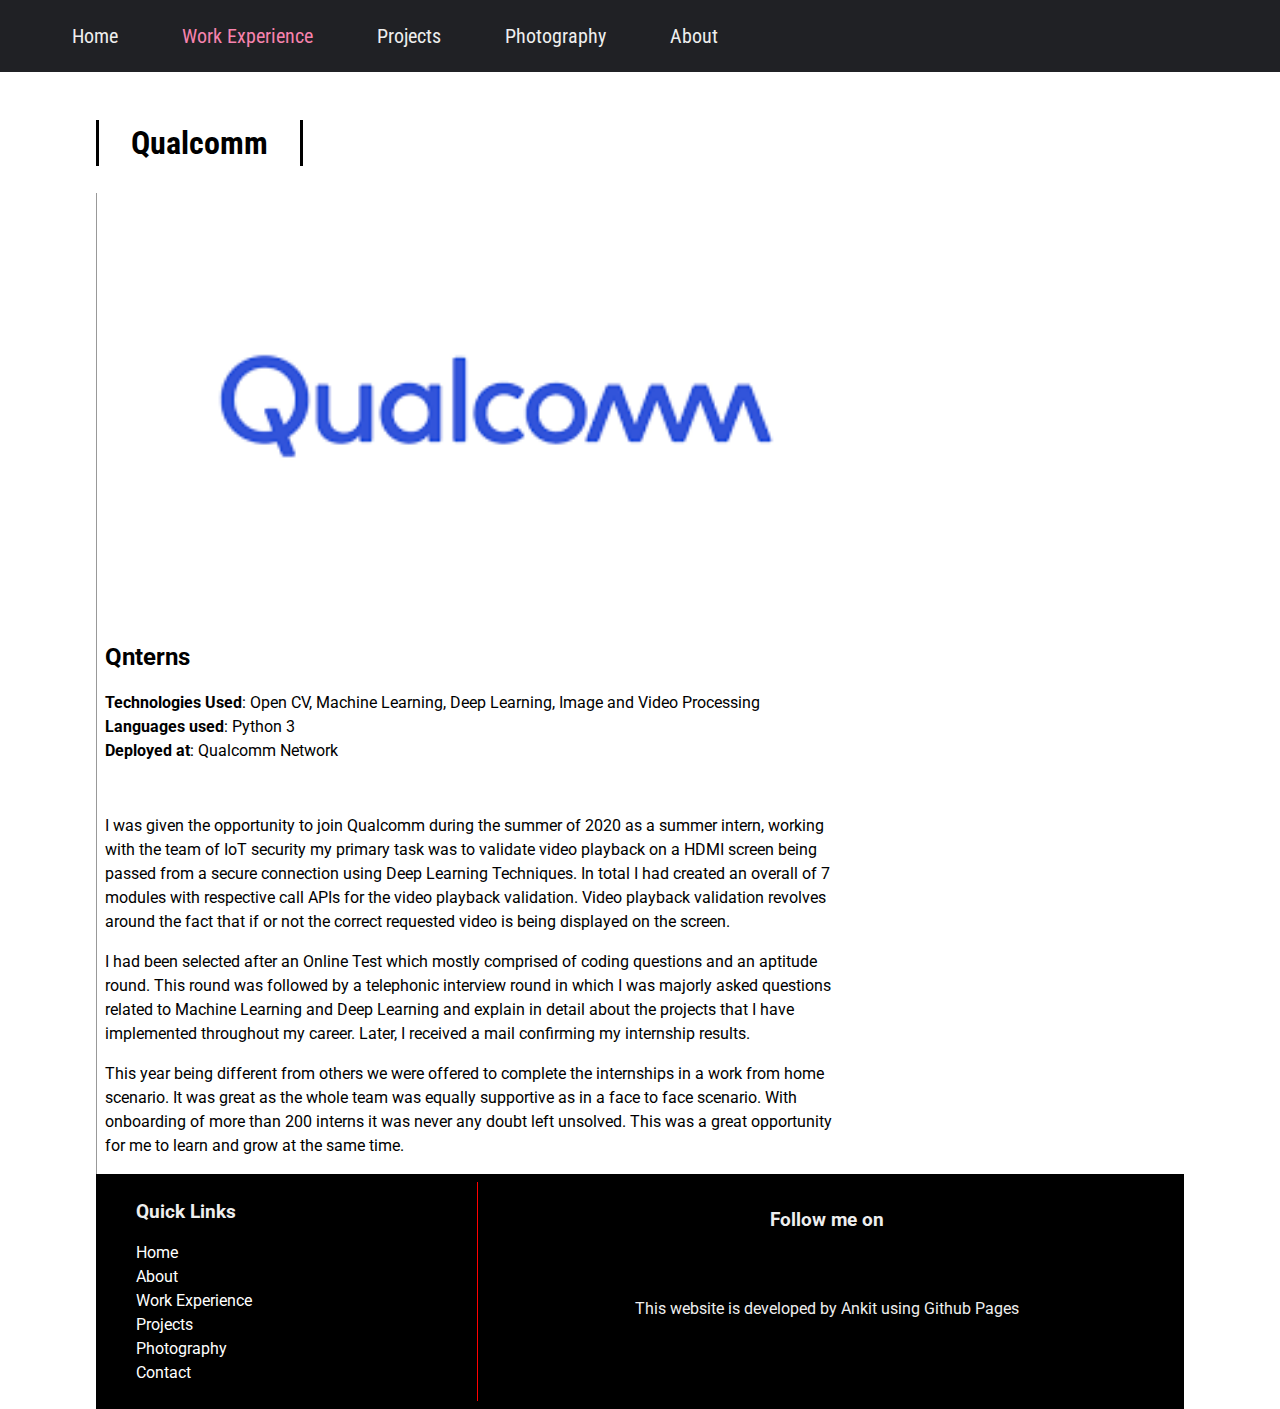
<file: blogpost-qc.html>
<!DOCTYPE html>
<html lang="en">

<head>
  <meta charset="UTF-8">
  <meta name="viewport" content="width=device-width, initial-scale=1.0">
  <meta http-equiv="X-UA-Compatible" content="ie=edge">
  <link rel="stylesheet" href="https://use.fontawesome.com/releases/v5.1.0/css/all.css" integrity="sha384-lKuwvrZot6UHsBSfcMvOkWwlCMgc0TaWr+30HWe3a4ltaBwTZhyTEggF5tJv8tbt"
    crossorigin="anonymous">
  <link href="https://fonts.googleapis.com/css?family=Roboto|Roboto+Condensed|Roboto+Slab" rel="stylesheet">
  <link rel="stylesheet" href="style.css">
  <title>Ankit Ku Panda</title>
</head>

<body>
    <div id="slideout-menu" class="sidenav">
        <ul>
            <li>
                <a href="index.html">Home</a>
            </li>
            <li>
                <a href="bloglist-work.html">Work Experience</a>
            </li>
            <li>
                <a href="bloglist-projects.html">Projects</a>
            </li>
            <li>
                <a href="bloglist-photography.html">Photography</a>
            </li>
            <li>
                <a href="about.html">About</a>
            </li>
        </ul>
    </div>
    <nav>
        <div id="menu-icon">
            <i class="fas fa-bars"></i>
        </div>
        <ul>
            <li>
                <a href="index.html">Home</a>
            </li>
            <li>
                <a class="active" href="bloglist-work.html">Work Experience</a>
            </li>
            <li>
                <a href="bloglist-projects.html">Projects</a>
            </li>
            <li>
                <a href="bloglist-photography.html">Photography</a>
            </li>

            <li>
                <a href="about.html">About</a>
            </li>
        </ul>
    </nav>


  <main>

    <h2 class="page-heading">Qualcomm</h2>
    <div id="post-container">
      <section id="blogpost">
        <div class="card">
          <div class="card-image">
            <img src="img/1.png" alt="Card Image">
          </div>
          <div class="card-description">
            <h2>Qnterns</h2>
            <p><b>Technologies Used</b>: Open CV, Machine Learning, Deep Learning, Image and Video Processing <br>
            <b>Languages used</b>: Python 3 <br>
            <b>Deployed at</b>: Qualcomm Network</p> <br>
    
            <p>
                I was given the opportunity to join Qualcomm during the summer of 2020 as a summer intern, working with the 
                team of IoT security my primary task was to validate video playback on a HDMI screen being passed from a 
                secure connection using Deep Learning Techniques. In total I had created an overall of 7 modules with 
                respective call APIs for the video playback validation. Video playback validation revolves around the 
                fact that if or not the correct requested video is being displayed on the screen.
            </p>
            <p>
                I had been selected after an Online Test which mostly comprised of coding questions and an aptitude round. 
                This round was followed by a telephonic interview round in which I was majorly asked questions 
                related to Machine Learning and Deep Learning and explain in detail about the projects that I have 
                implemented throughout my career. Later, I received a mail confirming my internship results. 
            </p>
            <p>
                This year being different from others we were offered to complete the internships in a work from home scenario. 
                It was great as the whole team was equally supportive as in a face to face scenario. 
                With onboarding of more than 200 interns it was never any doubt left unsolved. 
                This was a great opportunity for me to learn and grow at the same time. 
            </p>
          </div>
        </div>
    </div>

   
    <footer>
        <div id="left-footer">
            <h3>Quick Links</h3>
            <p>
            <ul>
                <li>
                    <a href="index.html">Home</a>
                </li>
                <li>
                    <a href="about.html">About</a>
                </li>
                <li>
                    <a href="bloglist-work.html">Work Experience</a>
                </li>
                <li>
                    <a href="bloglist-projects.html">Projects</a>
                </li>
                <li>
                    <a href="bloglist-photography.html">Photography</a>
                </li>
                <li>
                    <a href="about.html">Contact</a>
                </li>
            </ul>
            </p>
        </div>

        <div id="right-footer">
            <h3>Follow me on</h3>
            <div id="social-media-footer">
                <ul>
                    <li>
                        <a href="https://www.facebook.com/ankitkumar.panda.7">
                            <i class="fab fa-facebook"></i>
                        </a>
                    </li>
                    <li>
                        <a href="https://www.linkedin.com/in/ankit-kumar-panda-3a6385146/">
                            <i class="fab fa-linkedin"></i>
                        </a>
                    </li>
                    <li>
                        <a href="https://github.com/ankitkumarpanda14">
                            <i class="fab fa-github"></i>
                        </a>
                    </li>
                </ul>
            </div>
            <p>This website is developed by Ankit using Github Pages</p>
        </div>
    </footer>

  </main>

  <script src="main.js"></script>
</body>

</html>
</file>
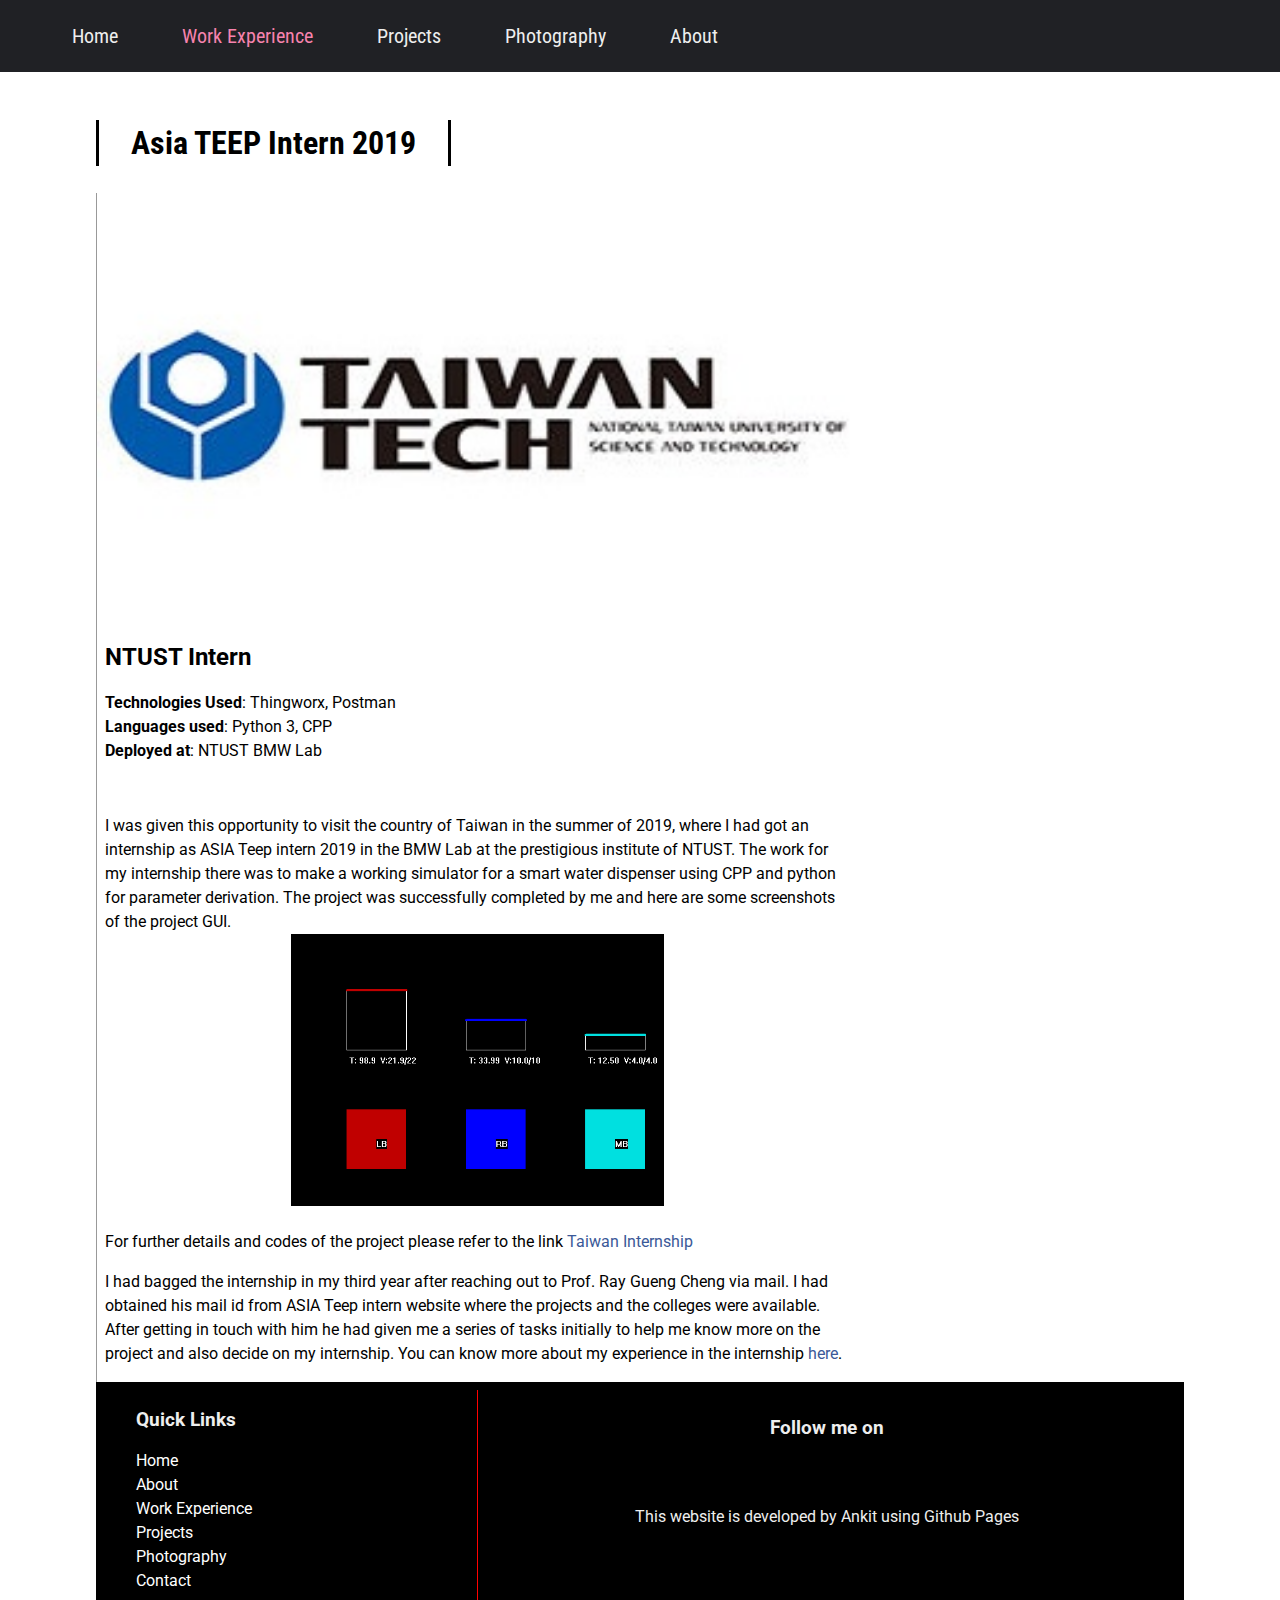
<file: blogpost-teepintern.html>
<!DOCTYPE html>
<html lang="en">

<head>
  <meta charset="UTF-8">
  <meta name="viewport" content="width=device-width, initial-scale=1.0">
  <meta http-equiv="X-UA-Compatible" content="ie=edge">
  <link rel="stylesheet" href="https://use.fontawesome.com/releases/v5.1.0/css/all.css" integrity="sha384-lKuwvrZot6UHsBSfcMvOkWwlCMgc0TaWr+30HWe3a4ltaBwTZhyTEggF5tJv8tbt"
    crossorigin="anonymous">
  <link href="https://fonts.googleapis.com/css?family=Roboto|Roboto+Condensed|Roboto+Slab" rel="stylesheet">
  <link rel="stylesheet" href="style.css">
  <title>Ankit Ku Panda</title>
</head>

<body>
    <div id="slideout-menu" class="sidenav">
        <ul>
            <li>
                <a href="index.html">Home</a>
            </li>
            <li>
                <a href="bloglist-work.html">Work Experience</a>
            </li>
            <li>
                <a href="bloglist-projects.html">Projects</a>
            </li>
            <li>
                <a href="bloglist-photography.html">Photography</a>
            </li>
            <li>
                <a href="about.html">About</a>
            </li>
        </ul>
    </div>
    <nav>
        <div id="menu-icon">
            <i class="fas fa-bars"></i>
        </div>
        <ul>
            <li>
                <a href="index.html">Home</a>
            </li>
            <li>
                <a class="active" href="bloglist-work.html">Work Experience</a>
            </li>
            <li>
                <a href="bloglist-projects.html">Projects</a>
            </li>
            <li>
                <a href="bloglist-photography.html">Photography</a>
            </li>

            <li>
                <a href="about.html">About</a>
            </li>
        </ul>
    </nav>


  <main>

    <h2 class="page-heading">Asia TEEP Intern 2019</h2>
    <div id="post-container">
      <section id="blogpost">
        <div class="card">
          <div class="card-image">
            <img src="img/2.jpg" alt="Card Image">
          </div>
          <div class="card-description">
            <h2>NTUST Intern</h2>
            <p><b>Technologies Used</b>: Thingworx, Postman <br>
            <b>Languages used</b>: Python 3, CPP <br>
            <b>Deployed at</b>: NTUST BMW Lab</p> <br>
    
            <p>
                I was given this opportunity to visit the country of Taiwan in the summer of 2019, where I had 
                got an internship as ASIA Teep 
                intern 2019 in the BMW Lab at the prestigious institute of NTUST. The work for my internship there 
                was to make a working simulator 
                for a smart water dispenser using CPP and python for parameter derivation. The project was successfully 
                completed by me and here are 
                some screenshots of the project GUI. 
                <img src="img/Taiwan-results.png" alt="Screenshot of Output" class="centerimg"> <br>
                For further details and codes of the project please refer to the link <a class="activelinked" href="https://github.com/ankitkumarpanda14/Taiwan-Internship">Taiwan Internship</a>
            </p>
            <p>
                I had bagged the internship in my third year after reaching out to Prof. Ray Gueng Cheng via mail. 
                I had obtained his mail id from 
                ASIA Teep intern website where the projects and the colleges were available. After getting in touch with 
                him he had given me a series 
                of tasks initially to help me know more on the project and also decide on my internship. You can know more 
                about my experience in the internship 
                <a class="activelinked" href="https://mondaymorning.nitrkl.ac.in/article/2019/10/14/2528-transcending-beyond-the-international-horizons-ankit-panda/">here</a>. 
            </p>
            
          </div>
        </div>
    </div>

    <footer>
        <div id="left-footer">
            <h3>Quick Links</h3>
            <p>
            <ul>
                <li>
                    <a href="index.html">Home</a>
                </li>
                <li>
                    <a href="about.html">About</a>
                </li>
                <li>
                    <a href="bloglist-work.html">Work Experience</a>
                </li>
                <li>
                    <a href="bloglist-projects.html">Projects</a>
                </li>
                <li>
                    <a href="bloglist-photography.html">Photography</a>
                </li>
                <li>
                    <a href="about.html">Contact</a>
                </li>
            </ul>
            </p>
        </div>

        <div id="right-footer">
            <h3>Follow me on</h3>
            <div id="social-media-footer">
                <ul>
                    <li>
                        <a href="https://www.facebook.com/ankitkumar.panda.7">
                            <i class="fab fa-facebook"></i>
                        </a>
                    </li>
                    <li>
                        <a href="https://www.linkedin.com/in/ankit-kumar-panda-3a6385146/">
                            <i class="fab fa-linkedin"></i>
                        </a>
                    </li>
                    <li>
                        <a href="https://github.com/ankitkumarpanda14">
                            <i class="fab fa-github"></i>
                        </a>
                    </li>
                </ul>
            </div>
            <p>This website is developed by Ankit using Github Pages</p>
        </div>
    </footer>

  </main>

  <script src="main.js"></script>
</body>

</html>
</file>
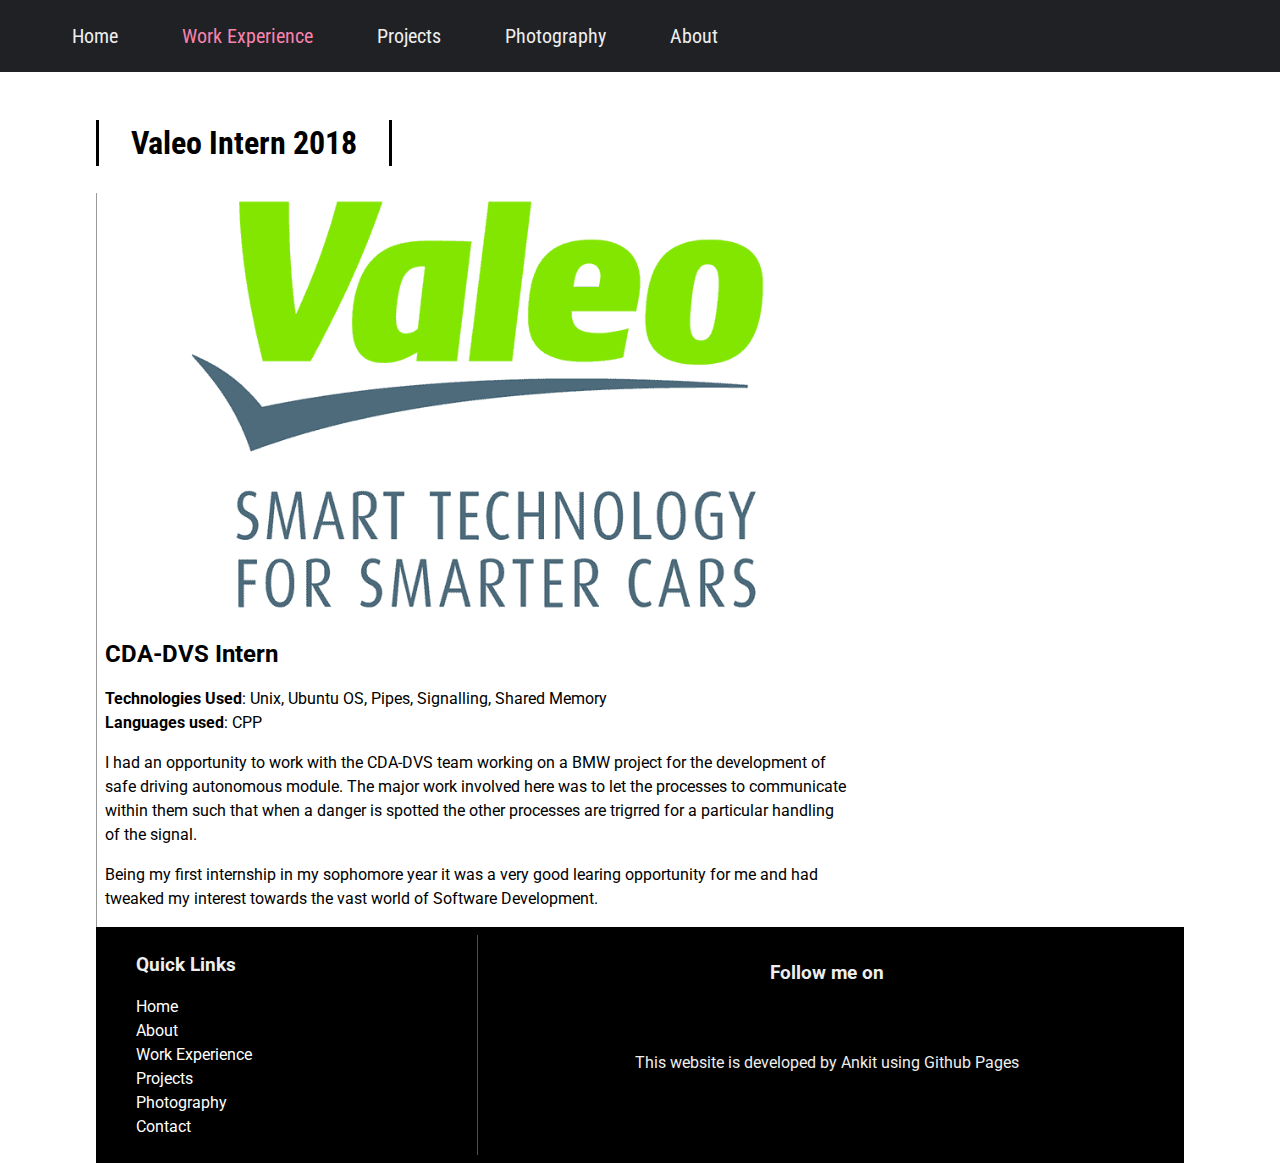
<file: blogpost-valeo.html>
<!DOCTYPE html>
<html lang="en">

<head>
  <meta charset="UTF-8">
  <meta name="viewport" content="width=device-width, initial-scale=1.0">
  <meta http-equiv="X-UA-Compatible" content="ie=edge">
  <link rel="stylesheet" href="https://use.fontawesome.com/releases/v5.1.0/css/all.css" integrity="sha384-lKuwvrZot6UHsBSfcMvOkWwlCMgc0TaWr+30HWe3a4ltaBwTZhyTEggF5tJv8tbt"
    crossorigin="anonymous">
  <link href="https://fonts.googleapis.com/css?family=Roboto|Roboto+Condensed|Roboto+Slab" rel="stylesheet">
  <link rel="stylesheet" href="style.css">
  <title>Ankit Ku Panda</title>
</head>

<body>
    <div id="slideout-menu" class="sidenav">
        <ul>
            <li>
                <a href="index.html">Home</a>
            </li>
            <li>
                <a href="bloglist-work.html">Work Experience</a>
            </li>
            <li>
                <a href="bloglist-projects.html">Projects</a>
            </li>
            <li>
                <a href="bloglist-photography.html">Photography</a>
            </li>
            <li>
                <a href="about.html">About</a>
            </li>
        </ul>
    </div>
    <nav>
        <div id="menu-icon">
            <i class="fas fa-bars"></i>
        </div>
        <ul>
            <li>
                <a href="index.html">Home</a>
            </li>
            <li>
                <a class="active" href="bloglist-work.html">Work Experience</a>
            </li>
            <li>
                <a href="bloglist-projects.html">Projects</a>
            </li>
            <li>
                <a href="bloglist-photography.html">Photography</a>
            </li>

            <li>
                <a href="about.html">About</a>
            </li>
        </ul>
    </nav>


  <main>

    <h2 class="page-heading">Valeo Intern 2018</h2>
    <div id="post-container">
      <section id="blogpost">
        <div class="card">
          <div class="card-image">
            <img src="img/valeo-logo.png" alt="Card Image">
          </div>
          <div class="card-description">
            <h2>CDA-DVS Intern</h2>
            <p><b>Technologies Used</b>: Unix, Ubuntu OS, Pipes, Signalling, Shared Memory <br>
            <b>Languages used</b>: CPP <br></p>
            
            <p>
                I had an opportunity to work with the CDA-DVS team working on a BMW project for the development of
                safe driving autonomous module. The major work involved here was to let the processes to communicate within 
                them such that when a danger is spotted the other processes are trigrred for a particular handling of the 
                signal.
            </p>
            <p>
                Being my first internship in my sophomore year it was a very good learing opportunity for me and had tweaked 
                my interest towards the vast world of Software Development. 
            </p>
            
          </div>
        </div>
    </div>

    <footer>
        <div id="left-footer">
            <h3>Quick Links</h3>
            <p>
            <ul>
                <li>
                    <a href="index.html">Home</a>
                </li>
                <li>
                    <a href="about.html">About</a>
                </li>
                <li>
                    <a href="bloglist-work.html">Work Experience</a>
                </li>
                <li>
                    <a href="bloglist-projects.html">Projects</a>
                </li>
                <li>
                    <a href="bloglist-photography.html">Photography</a>
                </li>
                <li>
                    <a href="about.html">Contact</a>
                </li>
            </ul>
            </p>
        </div>

        <div id="right-footer">
            <h3>Follow me on</h3>
            <div id="social-media-footer">
                <ul>
                    <li>
                        <a href="https://www.facebook.com/ankitkumar.panda.7">
                            <i class="fab fa-facebook"></i>
                        </a>
                    </li>
                    <li>
                        <a href="https://www.linkedin.com/in/ankit-kumar-panda-3a6385146/">
                            <i class="fab fa-linkedin"></i>
                        </a>
                    </li>
                    <li>
                        <a href="https://github.com/ankitkumarpanda14">
                            <i class="fab fa-github"></i>
                        </a>
                    </li>
                </ul>
            </div>
            <p>This website is developed by Ankit using Github Pages</p>
        </div>
    </footer>

  </main>

  <script src="main.js"></script>
</body>

</html>
</file>
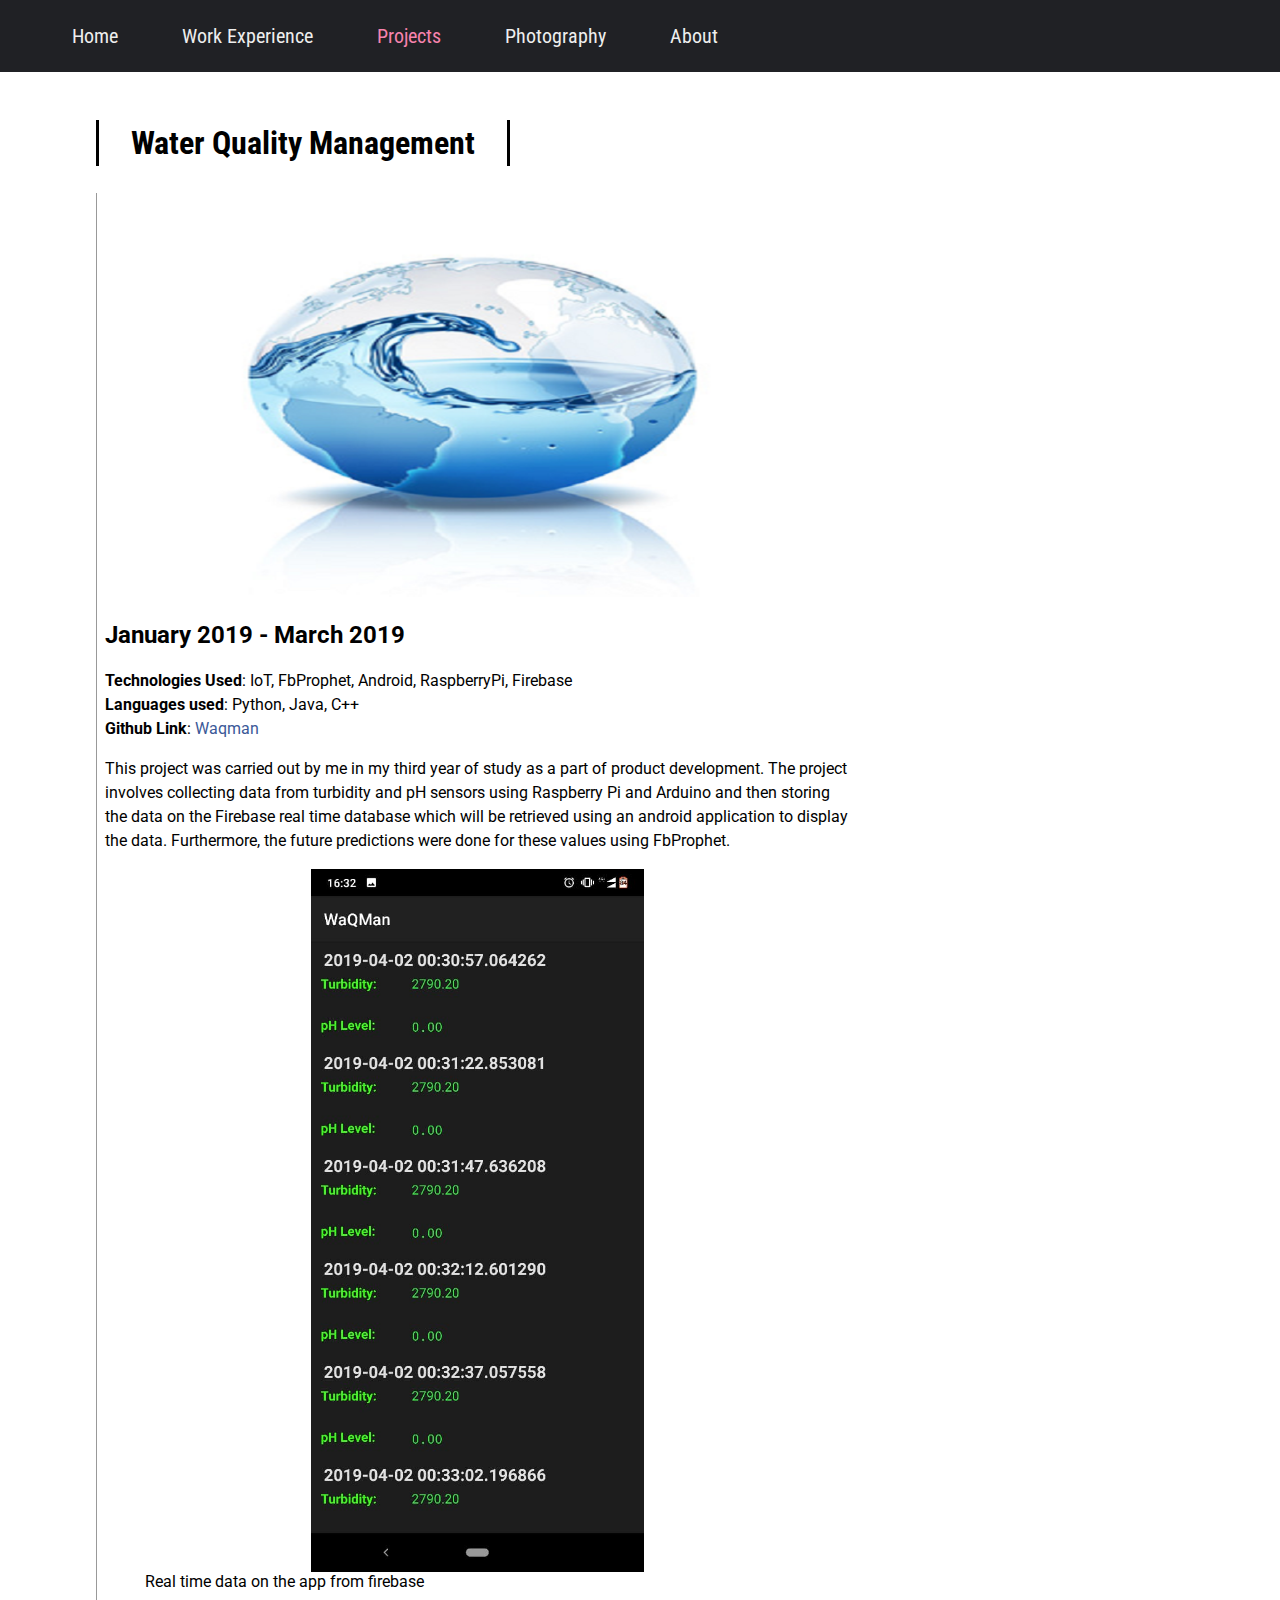
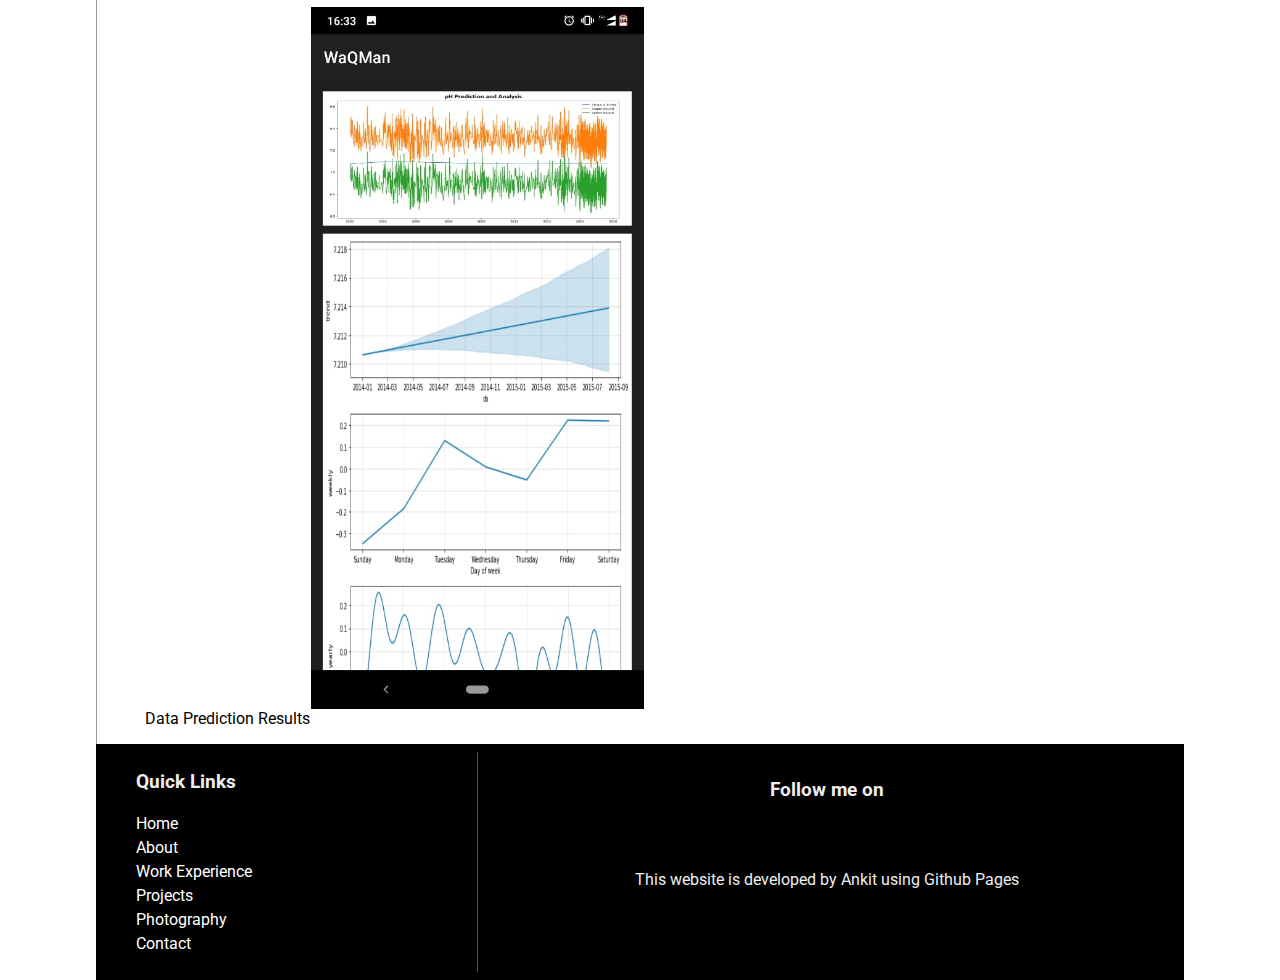
<file: blogpost-waqman.html>
<!DOCTYPE html>

<html lang="en">

<head>
  <meta charset="UTF-8">
  <meta name="viewport" content="width=device-width, initial-scale=1.0">
  <meta http-equiv="X-UA-Compatible" content="ie=edge">
  <link rel="stylesheet" href="https://use.fontawesome.com/releases/v5.1.0/css/all.css" integrity="sha384-lKuwvrZot6UHsBSfcMvOkWwlCMgc0TaWr+30HWe3a4ltaBwTZhyTEggF5tJv8tbt"
    crossorigin="anonymous">
  <link href="https://fonts.googleapis.com/css?family=Roboto|Roboto+Condensed|Roboto+Slab" rel="stylesheet">
  <link rel="stylesheet" href="style.css">
  <title>Ankit Ku Panda</title>
</head>

<body>
    <div id="slideout-menu" class="sidenav">
        <ul>
            <li>
                <a href="index.html">Home</a>
            </li>
            <li>
                <a href="bloglist-work.html">Work Experience</a>
            </li>
            <li>
                <a href="bloglist-projects.html">Projects</a>
            </li>
            <li>
                <a href="bloglist-photography.html">Photography</a>
            </li>
            <li>
                <a href="about.html">About</a>
            </li>
        </ul>
    </div>
    <nav>
        <div id="menu-icon">
            <i class="fas fa-bars"></i>
        </div>
        <ul>
            <li>
                <a href="index.html">Home</a>
            </li>
            <li>
                <a  href="bloglist-work.html">Work Experience</a>
            </li>
            <li>
                <a class="active" href="bloglist-projects.html">Projects</a>
            </li>
            <li>
                <a href="bloglist-photography.html">Photography</a>
            </li>

            <li>
                <a href="about.html">About</a>
            </li>
        </ul>
    </nav>


  <main>

    <h2 class="page-heading">Water Quality Management</h2>
    <div id="post-container">
      <section id="blogpost">
        <div class="card">
          <div class="card-image">
            <img src="img/smart-tab.png" alt="Card Image">
          </div>
          <div class="card-description">
            <h2>January 2019 - March 2019</h2>
            <p><b>Technologies Used</b>:  IoT, FbProphet, Android, RaspberryPi, Firebase <br>
            <b>Languages used</b>: Python, Java, C++ <br>
            <b>Github Link</b>: <a class="activelinked" href="https://github.com/ankitkumarpanda14/Water-Quality-Management">Waqman</a> <br></p>
            
            <p>
                This project was carried out by me in my third year of study as a part of product development. The project 
                involves collecting data from turbidity and pH sensors using Raspberry Pi and Arduino and then storing the 
                data on the Firebase real time database which will be retrieved using an android application to display the data. 
                Furthermore, the future predictions were done for these values using FbProphet. 
            </p>
            <p>
                <figure>
                    <img class="centerimg" src="img/waqman-2.png">
                    <figcaption>Real time data on the app from firebase</figcaption>
                </figure>
                <figure>
                    <img class="centerimg" src="img/waqman-3.png">
                    <figcaption>Data Prediction Results</figcaption>
                </figure>
                
            </p>
            
          </div>
        </div>
    </div>

    <footer>
        <div id="left-footer">
            <h3>Quick Links</h3>
            <p>
            <ul>
                <li>
                    <a href="index.html">Home</a>
                </li>
                <li>
                    <a href="about.html">About</a>
                </li>
                <li>
                    <a href="bloglist-work.html">Work Experience</a>
                </li>
                <li>
                    <a href="bloglist-projects.html">Projects</a>
                </li>
                <li>
                    <a href="bloglist-photography.html">Photography</a>
                </li>
                <li>
                    <a href="about.html">Contact</a>
                </li>
            </ul>
            </p>
        </div>

        <div id="right-footer">
            <h3>Follow me on</h3>
            <div id="social-media-footer">
                <ul>
                    <li>
                        <a href="https://www.facebook.com/ankitkumar.panda.7">
                            <i class="fab fa-facebook"></i>
                        </a>
                    </li>
                    <li>
                        <a href="https://www.linkedin.com/in/ankit-kumar-panda-3a6385146/">
                            <i class="fab fa-linkedin"></i>
                        </a>
                    </li>
                    <li>
                        <a href="https://github.com/ankitkumarpanda14">
                            <i class="fab fa-github"></i>
                        </a>
                    </li>
                </ul>
            </div>
            <p>This website is developed by Ankit using Github Pages</p>
        </div>
    </footer>

  </main>

  <script src="main.js"></script>
</body>

</html>
</file>
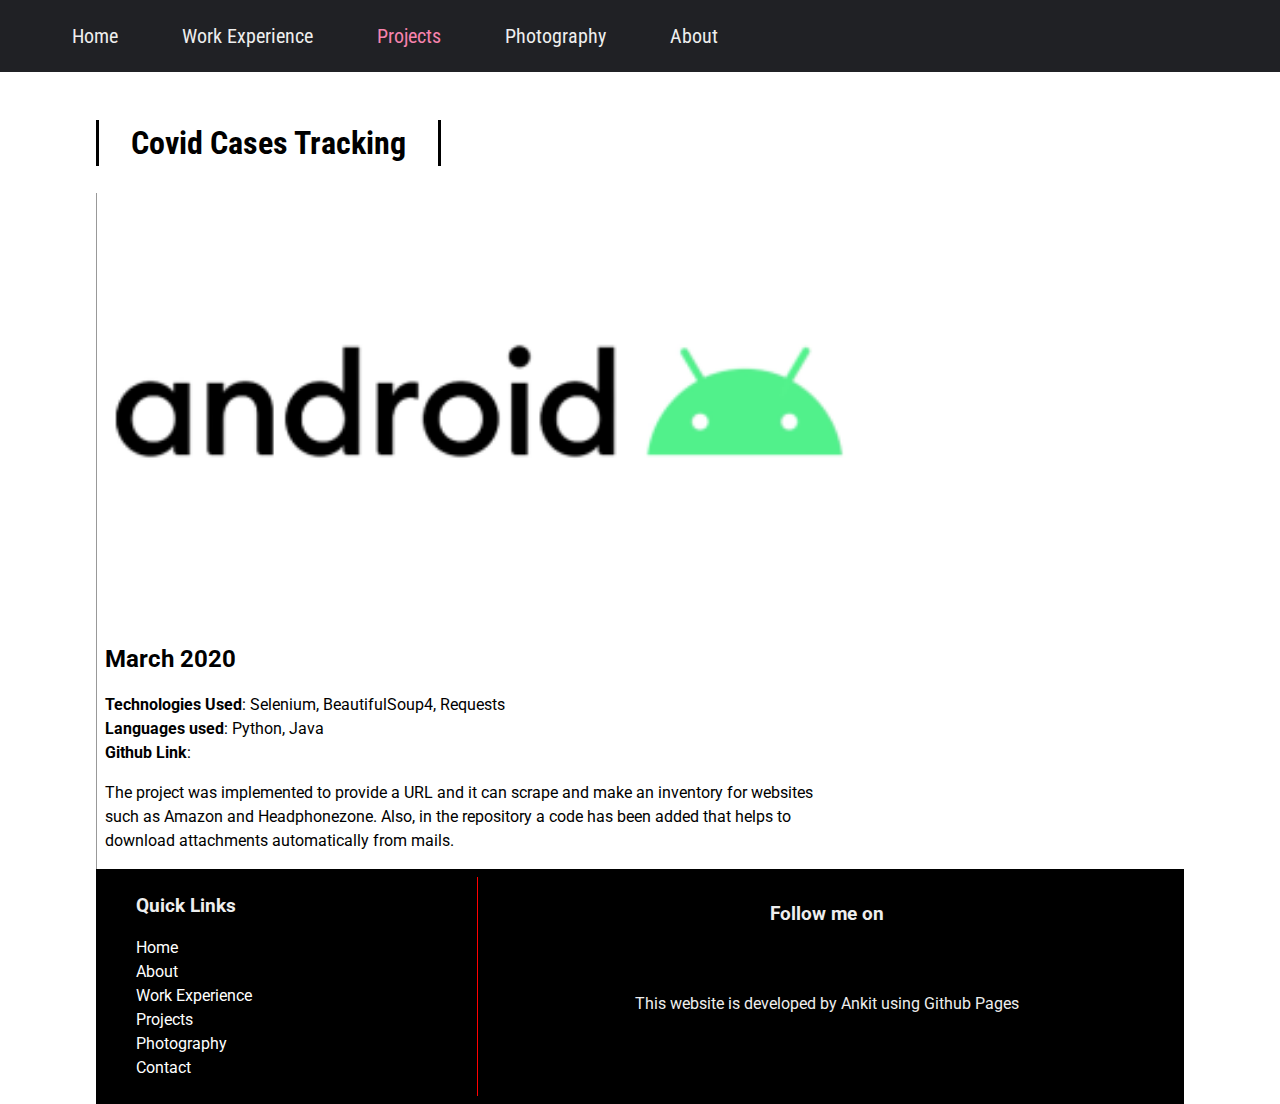
<file: blogpost-webscrapper.html>
<!DOCTYPE html>
<html lang="en">

<head>
  <meta charset="UTF-8">
  <meta name="viewport" content="width=device-width, initial-scale=1.0">
  <meta http-equiv="X-UA-Compatible" content="ie=edge">
  <link rel="stylesheet" href="https://use.fontawesome.com/releases/v5.1.0/css/all.css" integrity="sha384-lKuwvrZot6UHsBSfcMvOkWwlCMgc0TaWr+30HWe3a4ltaBwTZhyTEggF5tJv8tbt"
    crossorigin="anonymous">
  <link href="https://fonts.googleapis.com/css?family=Roboto|Roboto+Condensed|Roboto+Slab" rel="stylesheet">
  <link rel="stylesheet" href="style.css">
  <title>Ankit Ku Panda</title>
</head>

<body>
    <div id="slideout-menu" class="sidenav">
        <ul>
            <li>
                <a href="index.html">Home</a>
            </li>
            <li>
                <a href="bloglist-work.html">Work Experience</a>
            </li>
            <li>
                <a href="bloglist-projects.html">Projects</a>
            </li>
            <li>
                <a href="bloglist-photography.html">Photography</a>
            </li>
            <li>
                <a href="about.html">About</a>
            </li>
        </ul>
    </div>
    <nav>
        <div id="menu-icon">
            <i class="fas fa-bars"></i>
        </div>
        <ul>
            <li>
                <a href="index.html">Home</a>
            </li>
            <li>
                <a  href="bloglist-work.html">Work Experience</a>
            </li>
            <li>
                <a class="active" href="bloglist-projects.html">Projects</a>
            </li>
            <li>
                <a href="bloglist-photography.html">Photography</a>
            </li>

            <li>
                <a href="about.html">About</a>
            </li>
        </ul>
    </nav>


  <main>

    <h2 class="page-heading">Covid Cases Tracking</h2>
    <div id="post-container">
      <section id="blogpost">
        <div class="card">
          <div class="card-image">
            <img src="img/android.png" alt="Card Image">
          </div>
          <div class="card-description">
            <h2>March 2020</h2>
            <p><b>Technologies Used</b>:  Selenium, BeautifulSoup4, Requests <br>
            <b>Languages used</b>: Python, Java <br>
            <b>Github Link</b>: <a class="activelinked" href="https://github.com/ankitkumarpanda14/Web-Scrapper-for-Amazon-and-Headphonezone"></a> <br></p>
            
            <p>
                The project was implemented to provide a URL and it can scrape and make an inventory for websites such as Amazon and
                Headphonezone. Also, in the repository a code has been added that helps to download attachments automatically from 
                mails. 
            </p>
            
          </div>
        </div>
    </div>

    <footer>
        <div id="left-footer">
            <h3>Quick Links</h3>
            <p>
            <ul>
                <li>
                    <a href="index.html">Home</a>
                </li>
                <li>
                    <a href="about.html">About</a>
                </li>
                <li>
                    <a href="bloglist-work.html">Work Experience</a>
                </li>
                <li>
                    <a href="bloglist-projects.html">Projects</a>
                </li>
                <li>
                    <a href="bloglist-photography.html">Photography</a>
                </li>
                <li>
                    <a href="about.html">Contact</a>
                </li>
            </ul>
            </p>
        </div>

        <div id="right-footer">
            <h3>Follow me on</h3>
            <div id="social-media-footer">
                <ul>
                    <li>
                        <a href="#">
                            <i class="fab fa-facebook"></i>
                        </a>
                    </li>
                    <li>
                        <a href="#">
                            <i class="fab fa-linkedin"></i>
                        </a>
                    </li>
                    <li>
                        <a href="#">
                            <i class="fab fa-github"></i>
                        </a>
                    </li>
                </ul>
            </div>
            <p>This website is developed by Ankit using Github Pages</p>
        </div>
    </footer>

  </main>

  <script src="main.js"></script>
</body>

</html>
</file>
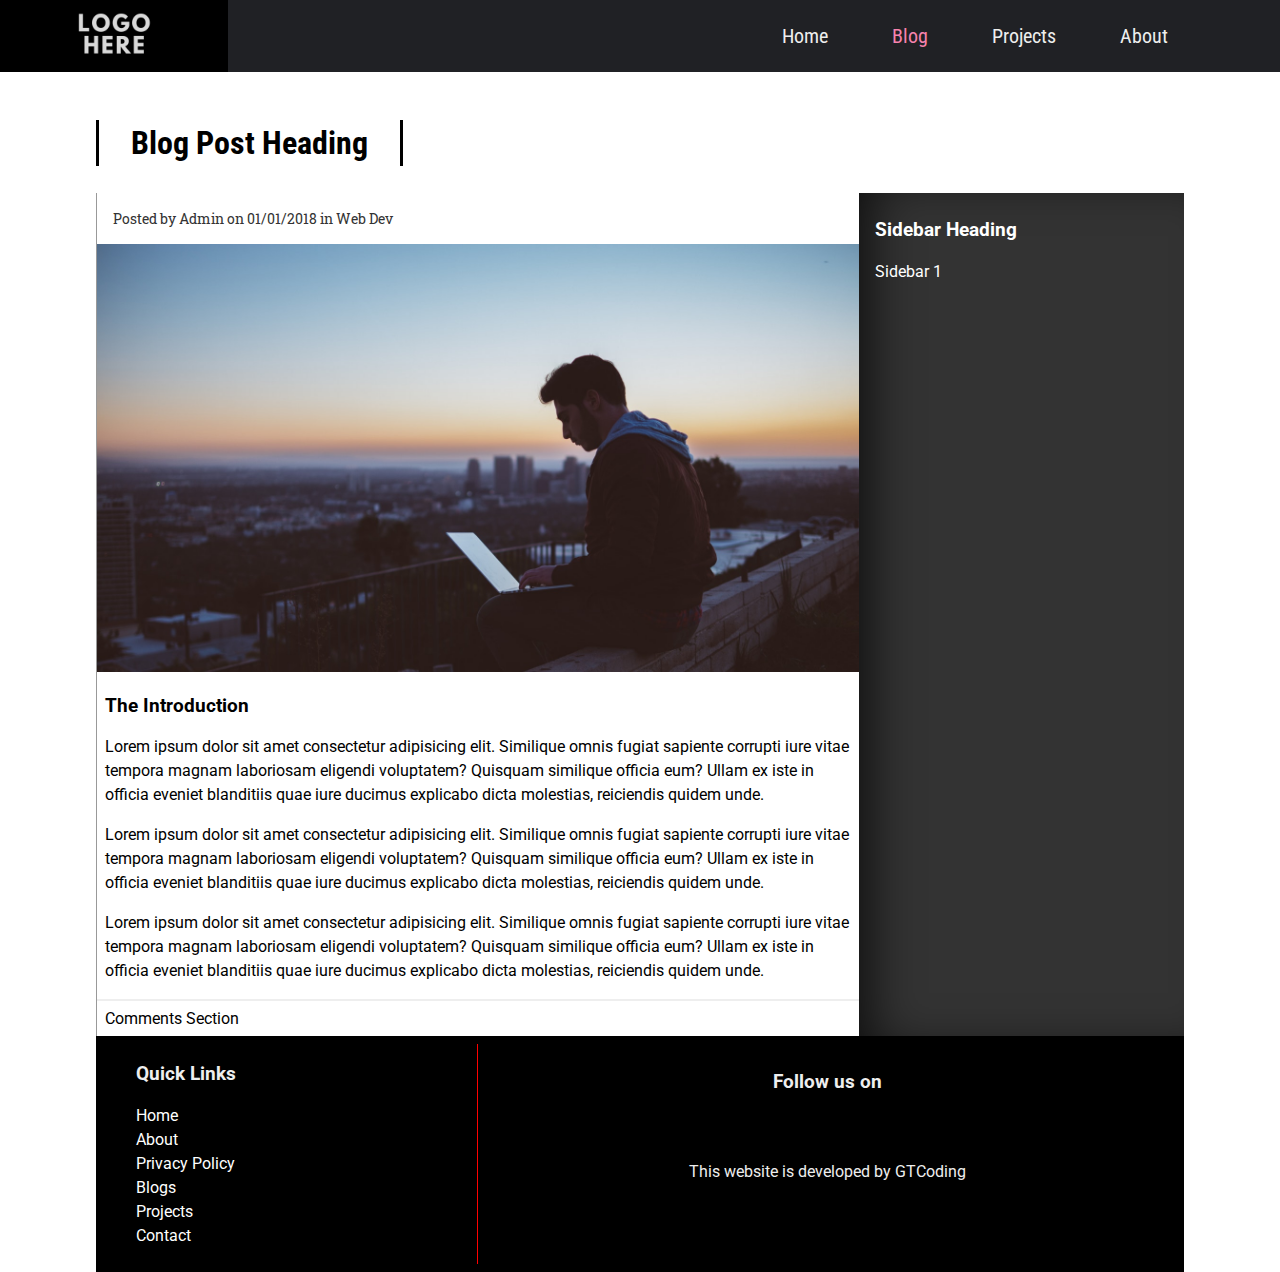
<file: blogpost.html>
<!DOCTYPE html>
<html lang="en">

<head>
  <meta charset="UTF-8">
  <meta name="viewport" content="width=device-width, initial-scale=1.0">
  <meta http-equiv="X-UA-Compatible" content="ie=edge">
  <link rel="stylesheet" href="https://use.fontawesome.com/releases/v5.1.0/css/all.css" integrity="sha384-lKuwvrZot6UHsBSfcMvOkWwlCMgc0TaWr+30HWe3a4ltaBwTZhyTEggF5tJv8tbt"
    crossorigin="anonymous">
  <link href="https://fonts.googleapis.com/css?family=Roboto|Roboto+Condensed|Roboto+Slab" rel="stylesheet">
  <link rel="stylesheet" href="style.css">
  <title>Ankit Ku Panda</title>
</head>

<body>
  <div id="slideout-menu">
    <ul>
        <li>
            <a href="index.html">Home</a>
        </li>
        <li>
            <a href="blogslist.html">Work Experience</a>
        </li>
        <li>
            <a href="blogslist.html">Projects</a>
        </li>
        <li>
            <a href="about.html">Photography</a>
        </li>
        <li>
            <a href="about.html">About</a>
        </li>
        
        <li>
            <input type="text" placeholder="Search Here">
        </li>
    </ul>
  </div>

  <nav>
      <div id="logo-img">
          <a href="#">
              <img src="img/logo.png" alt="GTCoding Logo">
          </a>
      </div>
      <div id="menu-icon">
          <i class="fas fa-bars"></i>
      </div>
      <ul>
          <li>
              <a href="index.html">Home</a>
          </li>
          <li>
              <a class="active" href="blogslist.html">Blog</a>
          </li>
          <li>
              <a href="blogslist.html">Projects</a>
          </li>
          <li>
              <a href="about.html">About</a>
          </li>
          <li>
              <div id="search-icon">
                  <i class="fas fa-search"></i>
              </div>
          </li>
      </ul>
  </nav>

  <div id="searchbox">
      <input type="text" placeholder="Search Here">
  </div>

  <main>

    <h2 class="page-heading">Blog Post Heading</h2>
    <div id="post-container">
      <section id="blogpost">
        <div class="card">
          <div class="card-meta-blogpost">
            Posted by Admin on 01/01/2018 in
            <a href="#">Web Dev</a>
          </div>
          <div class="card-image">
            <img src="img/1.jpg" alt="Card Image">
          </div>
          <div class="card-description">
            <h3>The Introduction</h3>
            <p>Lorem ipsum dolor sit amet consectetur adipisicing elit. Similique omnis fugiat sapiente corrupti iure vitae
              tempora magnam laboriosam eligendi voluptatem? Quisquam similique officia eum? Ullam ex iste in officia eveniet
              blanditiis quae iure ducimus explicabo dicta molestias, reiciendis quidem unde.</p>
            <p>Lorem ipsum dolor sit amet consectetur adipisicing elit. Similique omnis fugiat sapiente corrupti iure vitae
              tempora magnam laboriosam eligendi voluptatem? Quisquam similique officia eum? Ullam ex iste in officia eveniet
              blanditiis quae iure ducimus explicabo dicta molestias, reiciendis quidem unde.</p>
            <p>Lorem ipsum dolor sit amet consectetur adipisicing elit. Similique omnis fugiat sapiente corrupti iure vitae
              tempora magnam laboriosam eligendi voluptatem? Quisquam similique officia eum? Ullam ex iste in officia eveniet
              blanditiis quae iure ducimus explicabo dicta molestias, reiciendis quidem unde.</p>
          </div>
        </div>

        <div id="comments-section">
          Comments Section
        </div>
      </section>

      <aside id="sidebar">
        <h3>Sidebar Heading</h3>
        <p>Sidebar 1</p>
      </aside>
    </div>

    <footer>
        <div id="left-footer">
            <h3>Quick Links</h3>
            <p>
                <ul>
                    <li>
                        <a href="index.html">Home</a>
                    </li>
                    <li>
                        <a href="about.html">About</a>
                    </li>
                    <li>
                        <a href="#">Privacy Policy</a>
                    </li>
                    <li>
                        <a href="blogslist.html">Blogs</a>
                    </li>
                    <li>
                        <a href="blogslist.html">Projects</a>
                    </li>
                    <li>
                        <a href="#">Contact</a>
                    </li>
                </ul>
            </p>
        </div>

        <div id="right-footer">
            <h3>Follow us on</h3>
            <div id="social-media-footer">
                <ul>
                    <li>
                        <a href="#">
                            <i class="fab fa-facebook"></i>
                        </a>
                    </li>
                    <li>
                        <a href="#">
                            <i class="fab fa-youtube"></i>
                        </a>
                    </li>
                    <li>
                        <a href="#">
                            <i class="fab fa-github"></i>
                        </a>
                    </li>
                </ul>
            </div>
            <p>This website is developed by GTCoding</p>
        </div>
    </footer>

  </main>

  <script src="main.js"></script>
</body>

</html>
</file>
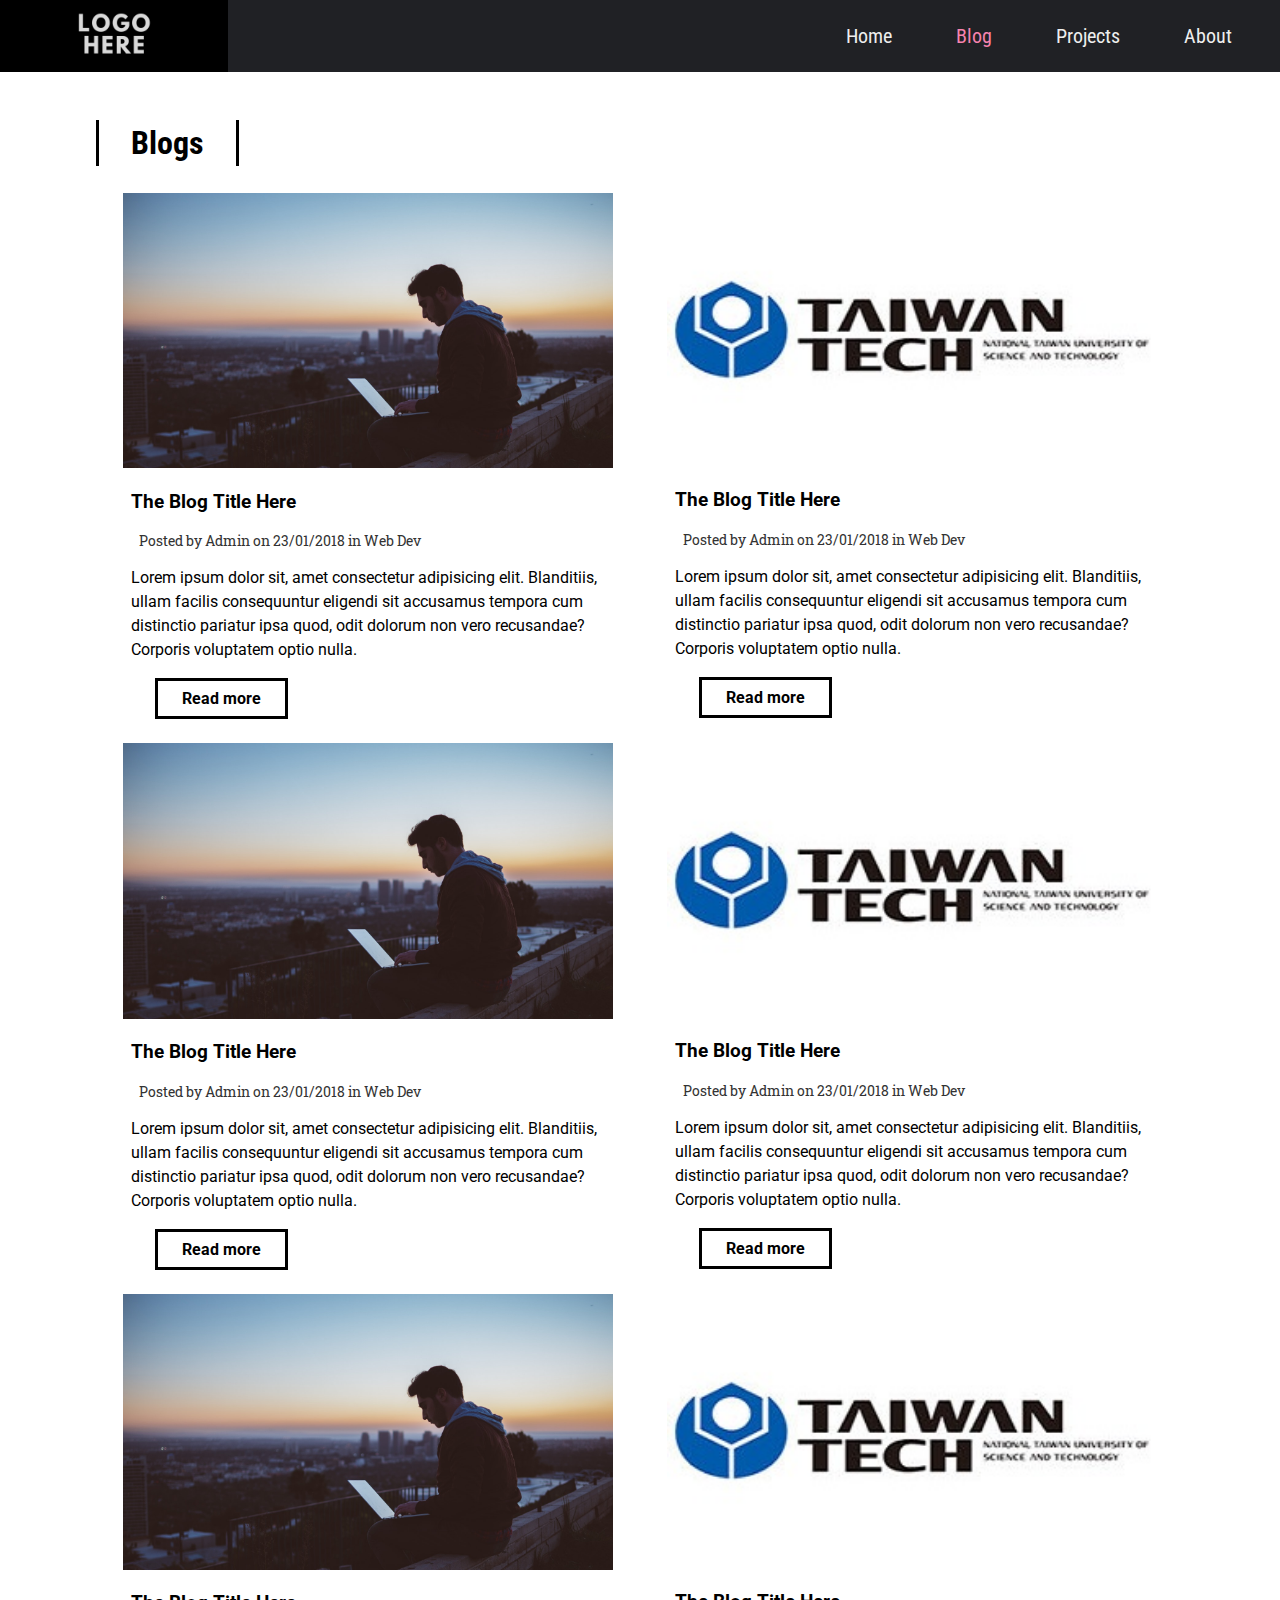
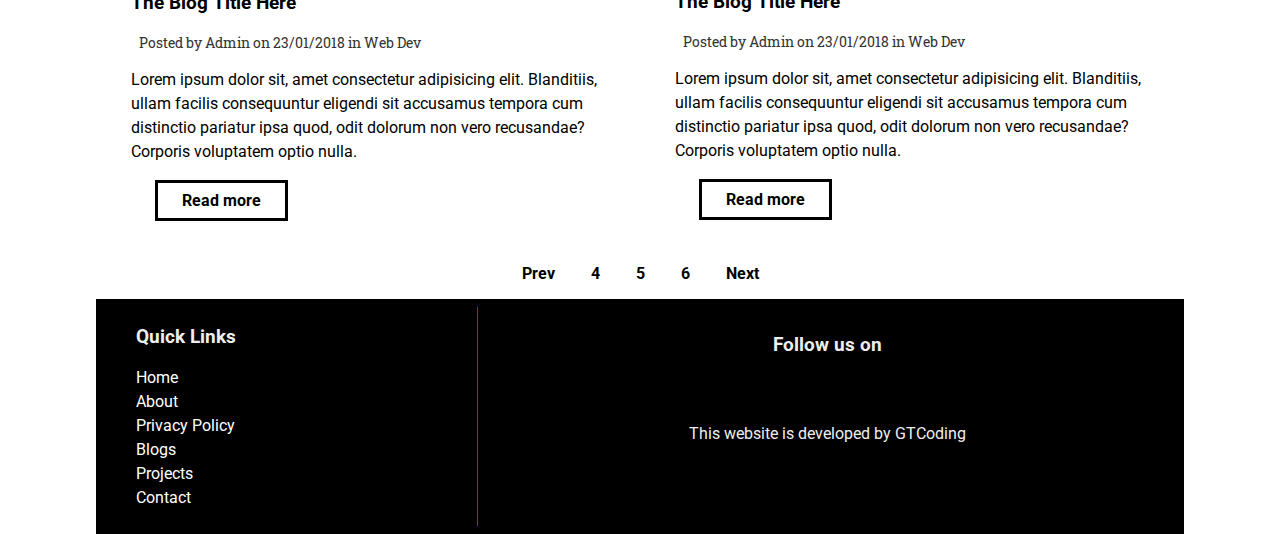
<file: blogslist.html>
<!DOCTYPE html>
<html lang="en">

<head>
  <meta charset="UTF-8">
  <meta name="viewport" content="width=device-width, initial-scale=1.0">
  <meta http-equiv="X-UA-Compatible" content="ie=edge">
  <link rel="stylesheet" href="https://use.fontawesome.com/releases/v5.1.0/css/all.css"
    integrity="sha384-lKuwvrZot6UHsBSfcMvOkWwlCMgc0TaWr+30HWe3a4ltaBwTZhyTEggF5tJv8tbt" crossorigin="anonymous">
  <link href="https://fonts.googleapis.com/css?family=Roboto|Roboto+Condensed|Roboto+Slab" rel="stylesheet">
  <link rel="stylesheet" href="style.css">
  <title>Ankit Ku Panda</title>
</head>

<body>
  <div id="slideout-menu">
    <ul>
      <li>
        <a href="index.html">Home</a>
      </li>
      <li>
        <a href="blogslist.html">Work Experience</a>
      </li>
      <li>
        <a href="blogslist.html">Projects</a>
      </li>
      <li>
        <a href="about.html">Photography</a>
      </li>
      <li>
        <a href="about.html">About</a>
      </li>

      <li>
        <input type="text" placeholder="Search Here">
      </li>
    </ul>
  </div>

  <nav>
    <div id="logo-img">
      <a href="#">
        <img src="img/logo.png" alt="GTCoding Logo">
      </a>
    </div>
    <div id="menu-icon">
      <i class="fas fa-bars"></i>
    </div>
    <ul>
      <li>
        <a href="index.html">Home</a>
      </li>
      <li>
        <a class="active" href="blogslist.html">Blog</a>
      </li>
      <li>
        <a href="blogslist.html">Projects</a>
      </li>
      <li>
        <a href="about.html">About</a>
      </li>
    </ul>
  </nav>


  <main>
    <h2 class="page-heading">Blogs</h2>

    <section>
      <div class="card">
        <div class="card-image">
          <a href="blogpost.html">
            <img src="img/1.jpg" alt="Card Image">
          </a>
        </div>

        <div class="card-description">
          <a href="blogpost.html">
            <h3>The Blog Title Here</h3>
          </a>
          <div class="card-meta">
            Posted by Admin on 23/01/2018 in
            <a href="#">Web Dev</a>
          </div>
          <p>
            Lorem ipsum dolor sit, amet consectetur adipisicing elit. Blanditiis, ullam facilis consequuntur eligendi
            sit accusamus tempora
            cum distinctio pariatur ipsa quod, odit dolorum non vero recusandae? Corporis voluptatem optio nulla.
          </p>
          <a href="blogpost.html" class="btn-readmore">Read more</a>
        </div>
      </div>

      <div class="card">
        <div class="card-image">
          <a href="#">
            <img src="img/2.jpg" alt="Card Image">
          </a>
        </div>

        <div class="card-description">
          <a href="#">
            <h3>The Blog Title Here</h3>
          </a>
          <div class="card-meta">
            Posted by Admin on 23/01/2018 in
            <a href="#">Web Dev</a>
          </div>
          <p>
            Lorem ipsum dolor sit, amet consectetur adipisicing elit. Blanditiis, ullam facilis consequuntur eligendi
            sit accusamus tempora
            cum distinctio pariatur ipsa quod, odit dolorum non vero recusandae? Corporis voluptatem optio nulla.
          </p>
          <a href="#" class="btn-readmore">Read more</a>
        </div>
      </div>

      <div class="card">
        <div class="card-image">
          <a href="blogpost.html">
            <img src="img/1.jpg" alt="Card Image">
          </a>
        </div>

        <div class="card-description">
          <a href="blogpost.html">
            <h3>The Blog Title Here</h3>
          </a>
          <div class="card-meta">
            Posted by Admin on 23/01/2018 in
            <a href="#">Web Dev</a>
          </div>
          <p>
            Lorem ipsum dolor sit, amet consectetur adipisicing elit. Blanditiis, ullam facilis consequuntur eligendi
            sit accusamus tempora
            cum distinctio pariatur ipsa quod, odit dolorum non vero recusandae? Corporis voluptatem optio nulla.
          </p>
          <a href="blogpost.html" class="btn-readmore">Read more</a>
        </div>
      </div>

      <div class="card">
        <div class="card-image">
          <a href="#">
            <img src="img/2.jpg" alt="Card Image">
          </a>
        </div>

        <div class="card-description">
          <a href="#">
            <h3>The Blog Title Here</h3>
          </a>
          <div class="card-meta">
            Posted by Admin on 23/01/2018 in
            <a href="#">Web Dev</a>
          </div>
          <p>
            Lorem ipsum dolor sit, amet consectetur adipisicing elit. Blanditiis, ullam facilis consequuntur eligendi
            sit accusamus tempora
            cum distinctio pariatur ipsa quod, odit dolorum non vero recusandae? Corporis voluptatem optio nulla.
          </p>
          <a href="#" class="btn-readmore">Read more</a>
        </div>
      </div>

      <div class="card">
        <div class="card-image">
          <a href="blogpost.html">
            <img src="img/1.jpg" alt="Card Image">
          </a>
        </div>

        <div class="card-description">
          <a href="blogpost.html">
            <h3>The Blog Title Here</h3>
          </a>
          <div class="card-meta">
            Posted by Admin on 23/01/2018 in
            <a href="#">Web Dev</a>
          </div>
          <p>
            Lorem ipsum dolor sit, amet consectetur adipisicing elit. Blanditiis, ullam facilis consequuntur eligendi
            sit accusamus tempora
            cum distinctio pariatur ipsa quod, odit dolorum non vero recusandae? Corporis voluptatem optio nulla.
          </p>
          <a href="blogpost.html" class="btn-readmore">Read more</a>
        </div>
      </div>

      <div class="card">
        <div class="card-image">
          <a href="#">
            <img src="img/2.jpg" alt="Card Image">
          </a>
        </div>

        <div class="card-description">
          <a href="#">
            <h3>The Blog Title Here</h3>
          </a>
          <div class="card-meta">
            Posted by Admin on 23/01/2018 in
            <a href="#">Web Dev</a>
          </div>
          <p>
            Lorem ipsum dolor sit, amet consectetur adipisicing elit. Blanditiis, ullam facilis consequuntur eligendi
            sit accusamus tempora
            cum distinctio pariatur ipsa quod, odit dolorum non vero recusandae? Corporis voluptatem optio nulla.
          </p>
          <a href="#" class="btn-readmore">Read more</a>
        </div>
      </div>
    </section>

    <div class="pagination">
      <a href="#">Prev</a>
      <a href="#">4</a>
      <a href="#">5</a>
      <a href="#">6</a>
      <a href="#">Next</a>
    </div>

    <footer>
      <div id="left-footer">
        <h3>Quick Links</h3>
        <p>
        <ul>
          <li>
            <a href="index.html">Home</a>
          </li>
          <li>
            <a href="about.html">About</a>
          </li>
          <li>
            <a href="#">Privacy Policy</a>
          </li>
          <li>
            <a href="blogslist.html">Blogs</a>
          </li>
          <li>
            <a href="blogslist.html">Projects</a>
          </li>
          <li>
            <a href="#">Contact</a>
          </li>
        </ul>
        </p>
      </div>

      <div id="right-footer">
        <h3>Follow us on</h3>
        <div id="social-media-footer">
          <ul>
            <li>
              <a href="#">
                <i class="fab fa-facebook"></i>
              </a>
            </li>
            <li>
              <a href="#">
                <i class="fab fa-youtube"></i>
              </a>
            </li>
            <li>
              <a href="#">
                <i class="fab fa-github"></i>
              </a>
            </li>
          </ul>
        </div>
        <p>This website is developed by GTCoding</p>
      </div>
    </footer>

  </main>

  <script src="main.js"></script>
</body>

</html>
</file>
<file: style.css>
body {
  font-family: "Roboto", sans-serif;
  margin: 0;
}

h1 {
  padding: 8px;
  background: rgba(255, 0, 0, 0.8);
  border-radius: 8px;
  margin: 0;
  font-size: 64px;
  font-family: "Roboto Slab", serif;
}

p {
  line-height: 1.5;
}

main {
  margin: 0 auto;
}

a {
  text-decoration: none;
  color: black;
}


a_resume {
  text-decoration: none;
  color: white;
}

a:hover {
  text-decoration: underline;
}

/* Inputs */

input,
textarea {
  height: 32px;
  padding: 0 16px;
  font-family: "Roboto Condensed", sans-serif;
  font-size: 20px;
  border: none;
  box-shadow: inset 8px 3px 18px -4px rgba(0, 0, 0, 0.4);
}

input:focus,
textarea:focus {
  outline: none;
}

/* Banner */

#banner {
  height: 100vh;
  display: flex;
  align-items: center;
  justify-content: center;
  flex-direction: column;
  background: rgba(0, 0, 0, 0.2) url("img/3-min.jpg");
  background-size: cover;
  background-attachment: fixed;
  background-position: center;
  background-blend-mode: overlay;
  color: white;
}

#banner h3 {
  background: black;
  border-radius: 8px;
  padding: 0 24px;
  font-size: 24px;
}

/* Search Box */

#searchbox {
  position: fixed;
  right: 0;
  top: 24px;
  width: 500px;
  pointer-events: none;
  z-index: 50;
  transition: 0.4s;
}

#searchbox input {
  height: 48px;
  width: 100%;
}

/* Navigation */

nav {
  height: 72px;
  background: #202125;
  width: 100%;
  margin: 0;
  position: fixed;
  font-family: "Roboto Condensed", sans-serif;
  font-size: 20px;
  display: flex;
  justify-content: space-between;
  padding: 0 16px 0 0;
  box-sizing: border-box;
  z-index: 100;
}

nav a {
  padding: 0 32px;
  color: #eee;
  transition: 0.4s;
}

nav a:hover {
  text-decoration: none;
  color: red;
}

nav ul {
  display: flex;
  list-style: none;
  justify-content: space-around;
  align-items: center;
  height: 100%;
  margin: 0;
}

.centerimg {
  display: block;
  margin-left: auto;
  margin-right: auto;
  width: 50%;
}

.active {
  color: #f783ae;
}

.activelinked{
  color: #3b5998;
}

#logo-img {
  display: flex;
  height: 100%;
  background: #111;
  padding: 0 32px;
  align-items: center;
  color: white;
  transition: 0.4s;
}

#logo-img img {
  height: 100px;
}

#logo-img:hover {
  background: black;
}

#menu-icon {
  height: 100%;
  font-size: 28px;
  padding: 0 4px;
  color: #eee;
  display: none;
  align-items: center;
}

/* Search Icon */

#search-icon {
  color: white;
  padding: 0 32px;
  cursor: pointer;
  transition: 0.4s;
}

#search-icon:hover {
  color: red;
}

/* Slideout Menu */

#slideout-menu {
  display: none;
  background: #2d3436;
  z-index: 100;
  position: fixed;
  transition: 0.4s;
  margin-top: 72px;
  width: 100%;
  text-align: center;
  opacity:0;
  pointer-events:none;
}

#slideout-menu ul {
  list-style: none;
  padding: 0 32px;
}

#slideout-menu ul li {
  padding: 8px;
}

#slideout-menu a {
  font-family: "Roboto Condensed", sans-serif;
  font-size: 20px;
  color: white;
}

#slideout-menu input {
  width: 85%;
  padding: 8px;
  font-family: "Roboto Condensed", sans-serif;
  font-size: 20px;
  text-align: center;
}

/* Sections */

section {
  display: flex;
  justify-content: space-around;
  flex-wrap: wrap;
}

.section-heading {
  font-size: 32px;
  font-family: "Roboto Condensed", sans-serif;
  border-left: 3px solid black;
  border-right: 3px solid black;
  transition: all 0.4s;
  display: inline-block;
  padding: 4px 32px;
}

.section-heading:hover {
  padding: 4px 48px;
  background: red;
}

/* Section Source */

#section-source p {
  padding: 8px;
  text-align: center;
}

#section-source a {
  margin: 8px;
  text-align: center;
}

/* Card */

.card-image {
  transition: 0.4s;
}

.card-image:hover {
  box-shadow: 0 10px 6px -6px #777;
}

.card .card-description {
  padding: 0 8px;
}

.card-meta-blogpost{
  color:#333;
  font-size:14px;
  padding: 16px;
  font-family:'Roboto Slab', serif;
}

.card-meta-blogpost a{
  color:#333;
}

/* Button Read more */

.btn-readmore {
  padding: 8px 24px;
  border: 3px solid black;
  transition: 0.4s;
  display: inline-block;
  margin-bottom: 24px;
  margin-left: 24px;
  font-weight: bold;
  cursor: pointer;
  background: white;
}

.btn-readmore:hover {
  background: red;
  text-decoration: none;
  padding: 8px 64px 8px 24px;
  color: white;
}

/* Footer */

footer {
  background: black;
  padding: 8px;
  color: #eee;
  display: flex;
}

footer a {
  color: white;
}

footer #left-footer {
  flex: 1;
  border-right: 1px solid red;
  padding-left: 32px;
}

footer #left-footer ul {
  padding: 0;
  list-style: none;
  line-height: 1.5;
}

footer #right-footer {
  flex: 2;
  padding: 8px;
  text-align: center;
}

footer #social-media-footer a .fa-facebook,
footer #social-media-footer a .fa-youtube,
footer #social-media-footer a .fa-github 
footer #social-media-footer a .fa-linkedin {
  color: white;
  transition: 0.4s;
}

footer #social-media-footer ul {
  display: flex;
  list-style: none;
  justify-content: center;
  padding: 0;
}

footer #social-media-footer ul li {
  font-size: 48px;
  padding: 16px;
  transition: 0.4s;
}

footer #social-media-footer ul li:hover a .fa-youtube {
  color: red;
}

footer #social-media-footer ul li:hover a .fa-facebook {
  color: #3b5998;
}

footer #social-media-footer ul li:hover a .fa-github {
  color: #bbb;
}


footer #social-media-footer ul li:hover a .fa-linkedin {
  color: #0e76a8;
}

/* Blog List page */

.page-heading{
  font-size:32px;
  font-family:'Roboto Condensed', sans-serif;
  border-left:3px solid black;
  border-right:3px solid black;
  transition: all 0.4s;
  display:inline-block;
  padding:4px 32px;
  margin-top: 120px;
}

.page-heading:hover{
  padding:4px 48px;
  background:red;
}

.card-meta{
  color:#333;
  font-size: 14px;
  padding-left:8px;
  font-family:'Roboto Slab', serif;
}

.card-meta a{
  color:#333;
}

/* Pagination */

.pagination{
  padding:8px;
  text-align:center;
  font-weight:bold;
}

.pagination a{
  border-top: 3px solid white;
  display: inline-block;
  padding:8px 16px;
  transition:0.4s;
}

.pagination a:hover{
  text-decoration: none;
  border-top:3px solid black;
}

/* Single Blogpost */

#post-container{
  display: flex;
}

#blogpost{
  display: flex;
  flex-direction:column;
  width:70%;
  border-left:1px solid #999;
}

#blogpost .card{
  width:100%;
}

#blogpost .card-image:hover{
  box-shadow: none;
}

/* Sidebar */

#sidebar{
  background:#333;
  flex:1;
  padding: 8px 16px;
  color:white;
  box-shadow: inset 27px 0 51px -18px rgba(0,0,0,0.75);
}

/* Comments section */

#comments-section{
  border-top: 2px solid #eee;
  padding:8px;
}


/* Media Queries */

@media (max-width: 900px) {
  nav ul {
    display: none;
  }

  #menu-icon {
    display: flex;
  }

  #slideout-menu {
    display: block;
  }

  #searchbox {
    display: none;
  }

  #blogpost{
    width:100%;
    border-left:0;
  }

  #sidebar{
    display: none;
  }
}

@media (max-width: 719px) {
  main {
    width: 95%;
  }

  section {
    flex-direction: column;
  }

  .card,
  .card .card-image img {
    width: 100%;
  }

  footer {
    flex-direction: column;
    text-align: center;
  }

  footer #left-footer {
    flex: 1;
    border-right: 0;
    padding-left: 0;
  }

  footer #right-footer {
    background: #eee;
    color: black;
  }

  footer #right-footer a {
    color: black;
  }

  footer #social-media-footer a .fa-facebook,
  footer #social-media-footer a .fa-youtube,
  footer #social-media-footer a .fa-github
  footer #social-media-footer a .fa-linkedin {
    color: black;
    transition: 0.4s;
  }
}

@media (max-width: 600px) {
  main {
    width: 100%;
  }

  h1 {
    font-size: 48px;
  }

  #banner h3 {
    font-size: 20px;
  }

  .card {
    text-align: center;
  }

  #logo-img {
    padding: 0;
  }
}

@media (min-width: 720px) {
  main {
    width: 95%;
  }
  .card {
    width: 45%;
  }
  .card .card-image img {
    width: 100%;
  }
}

@media (min-width: 1200px) {
  main {
    width: 85%;
  }
}
</file>
